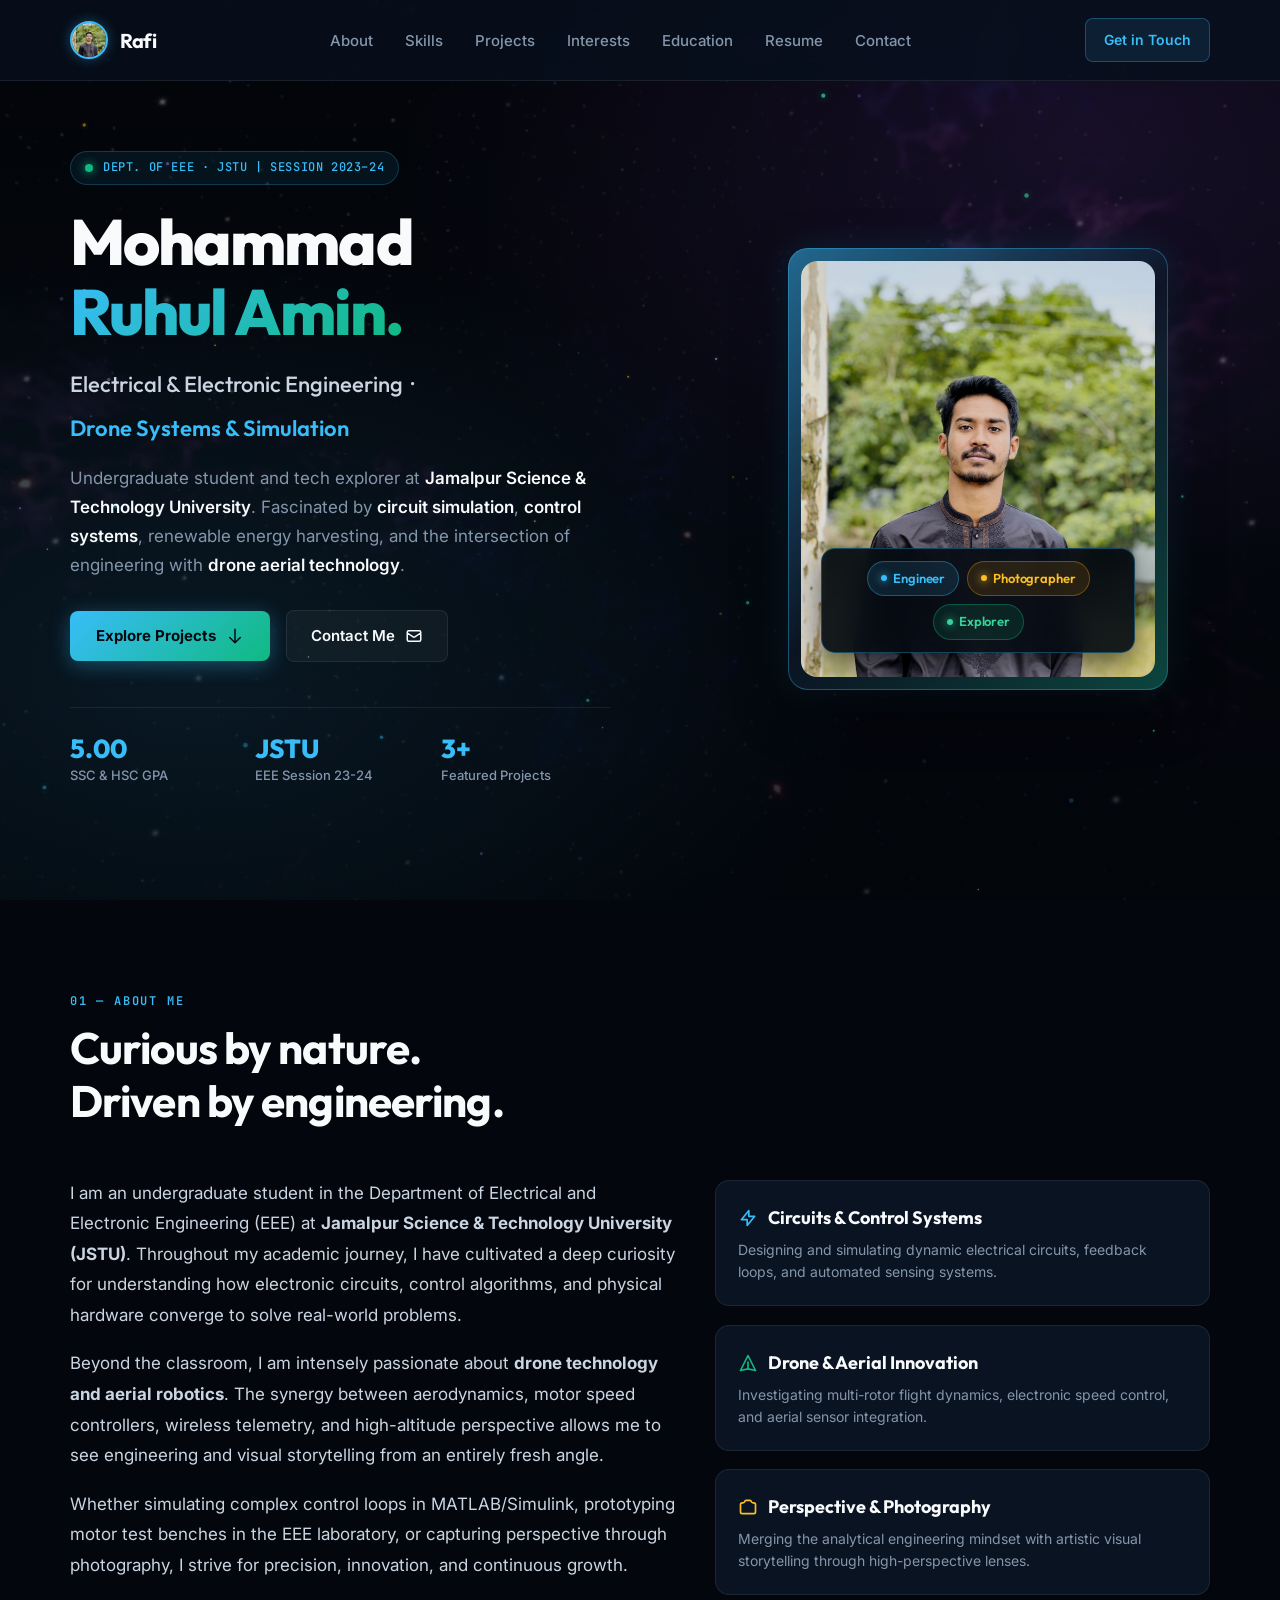
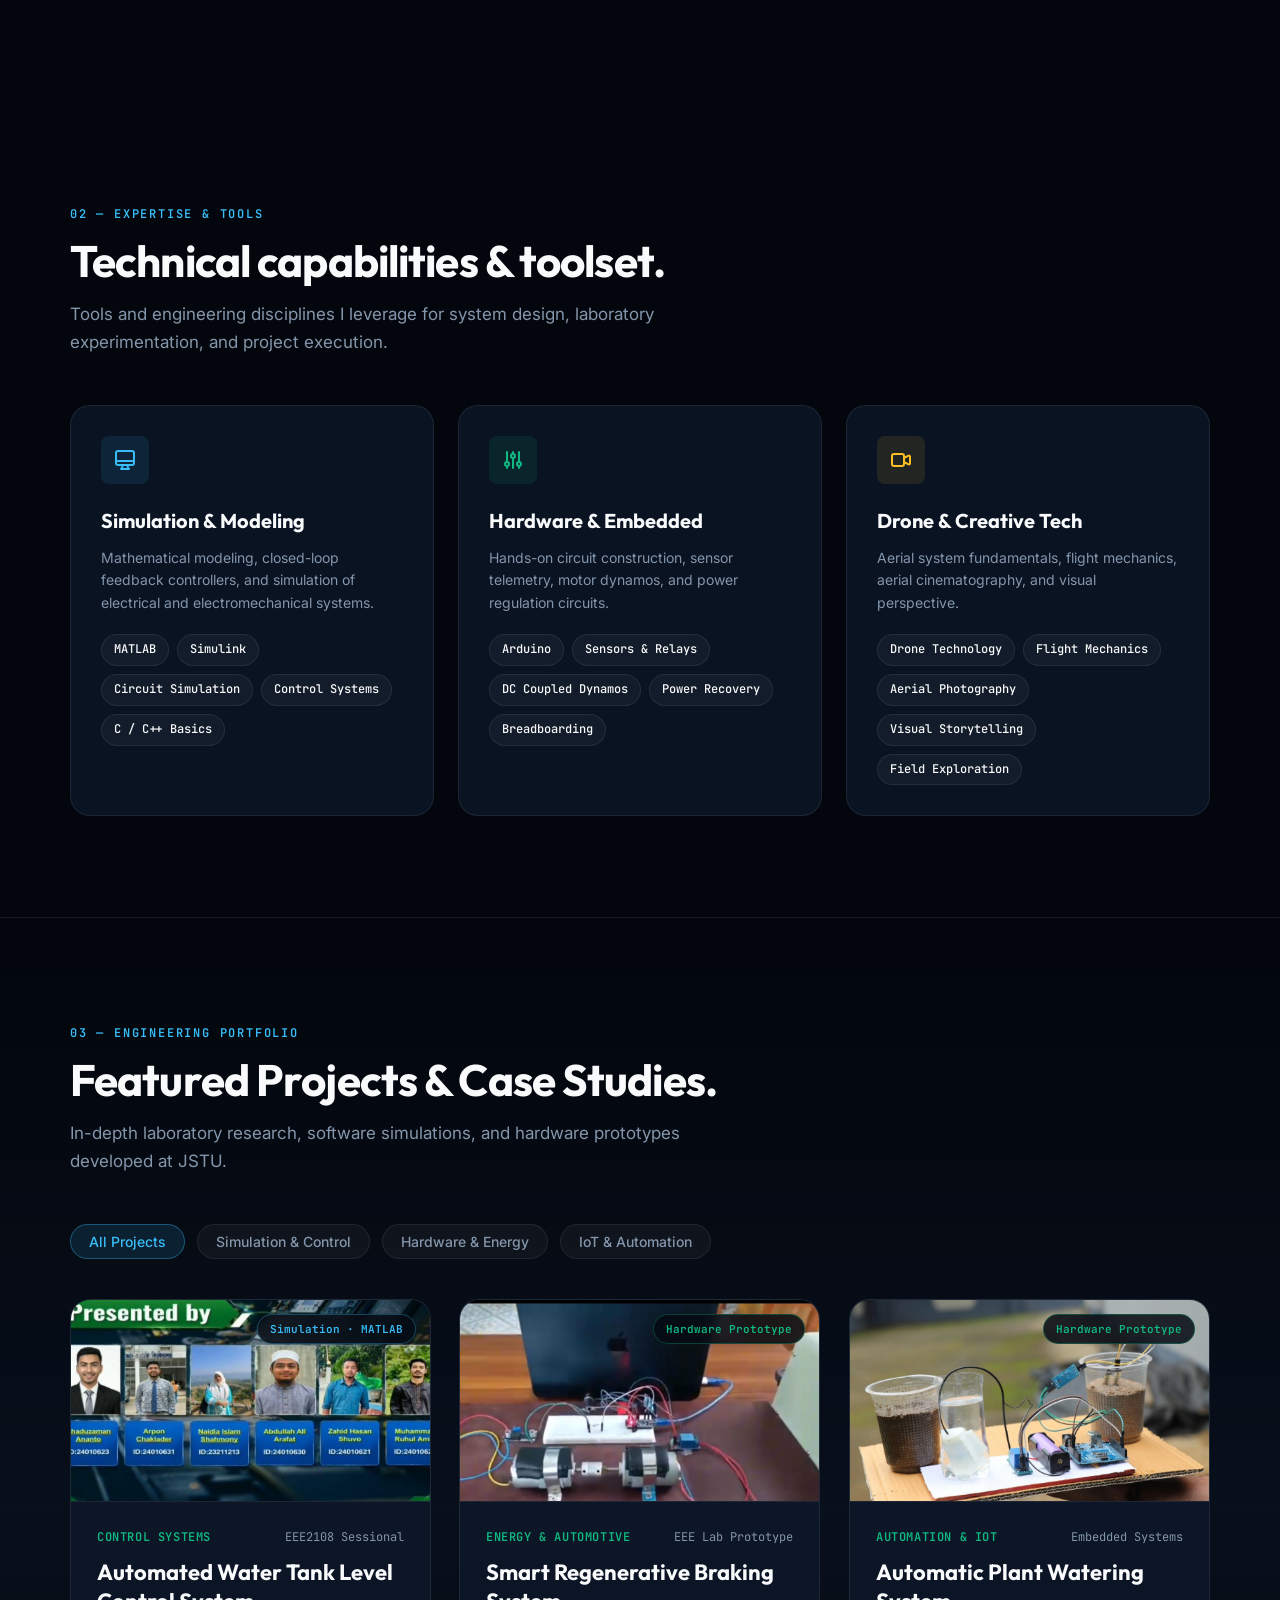
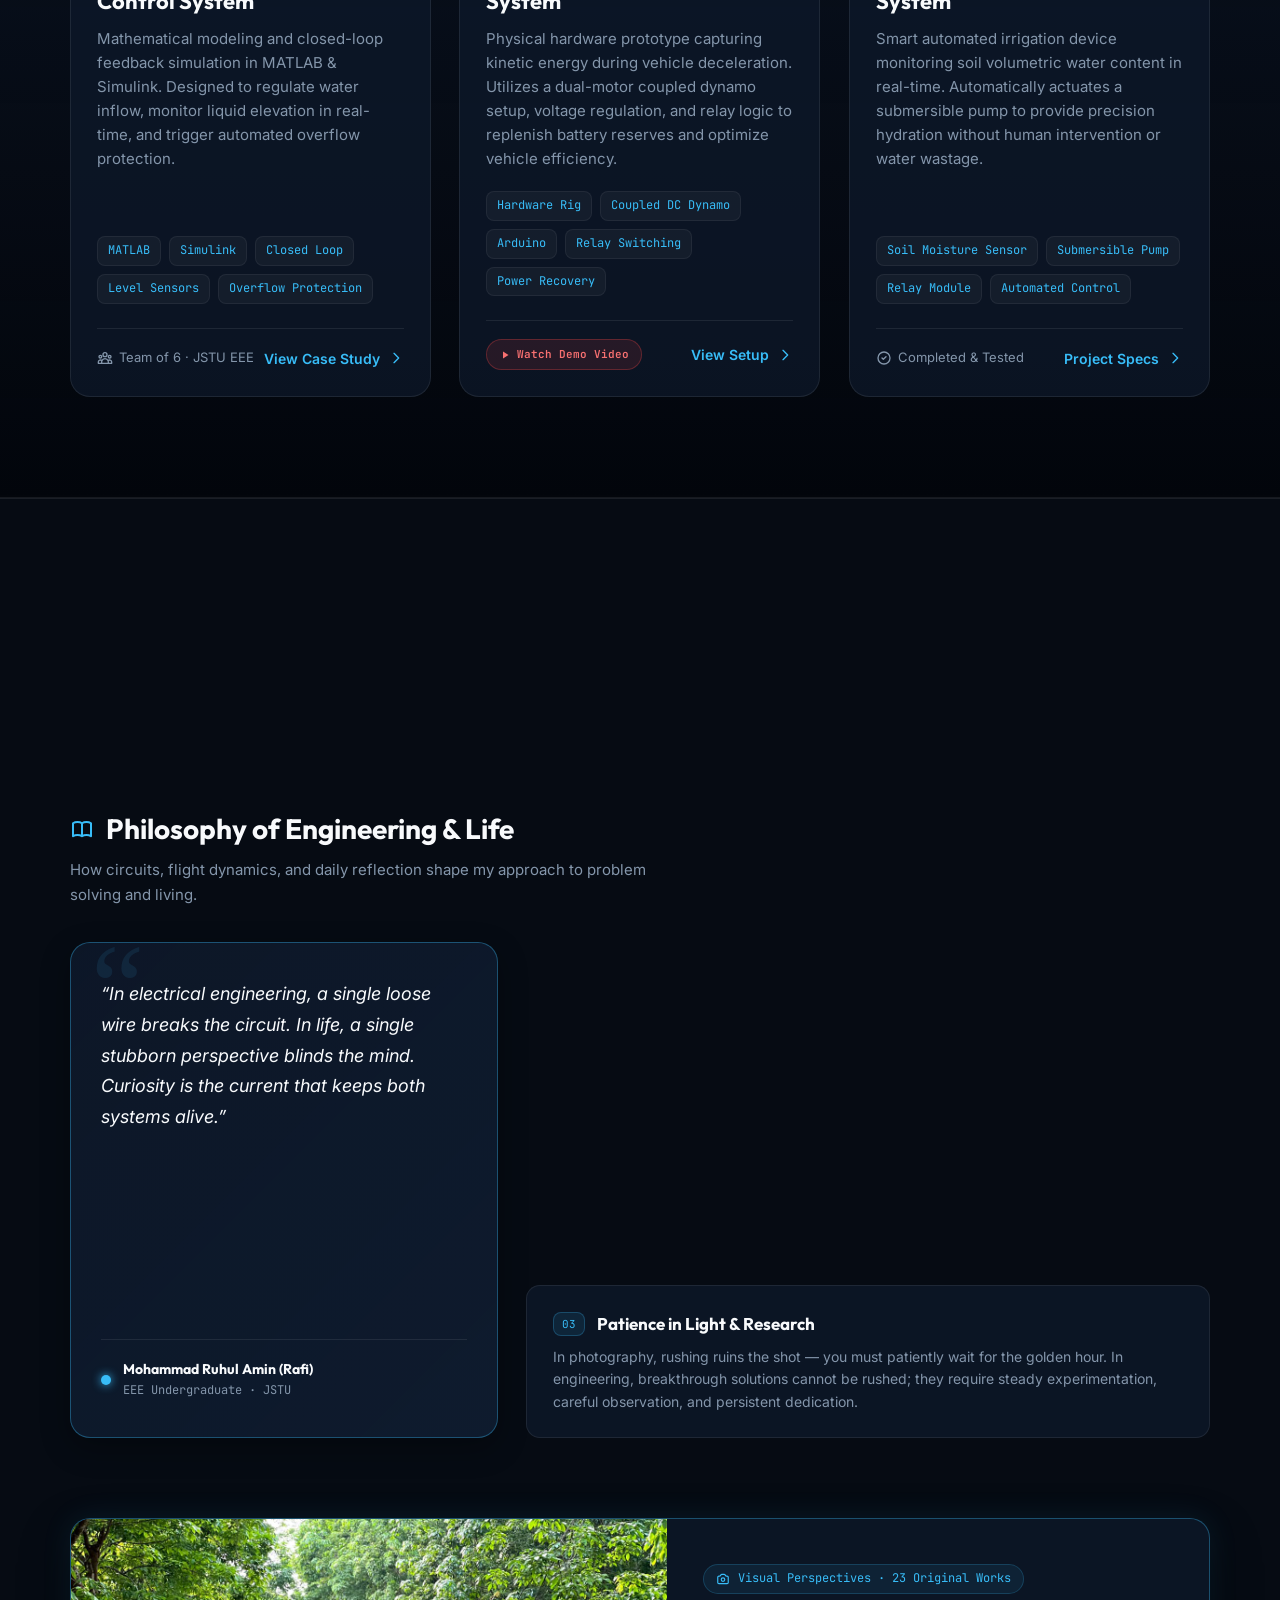
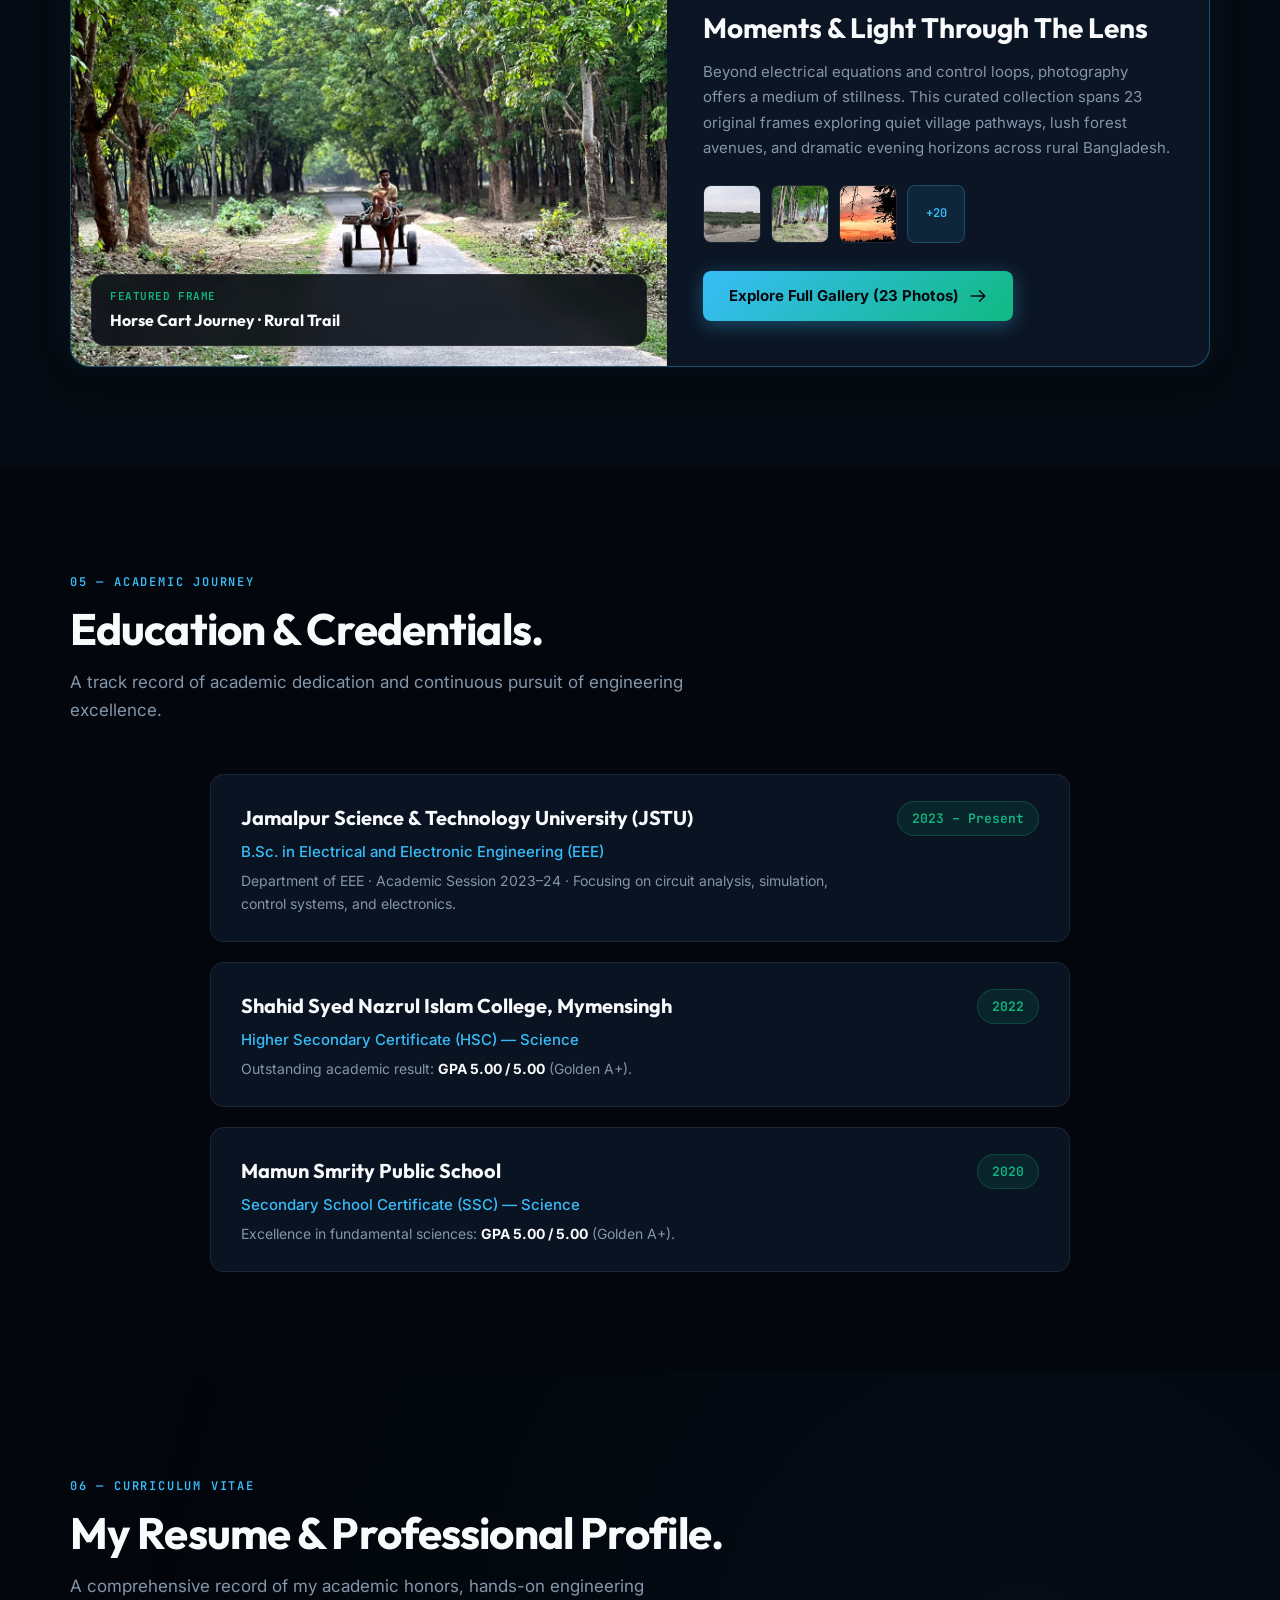
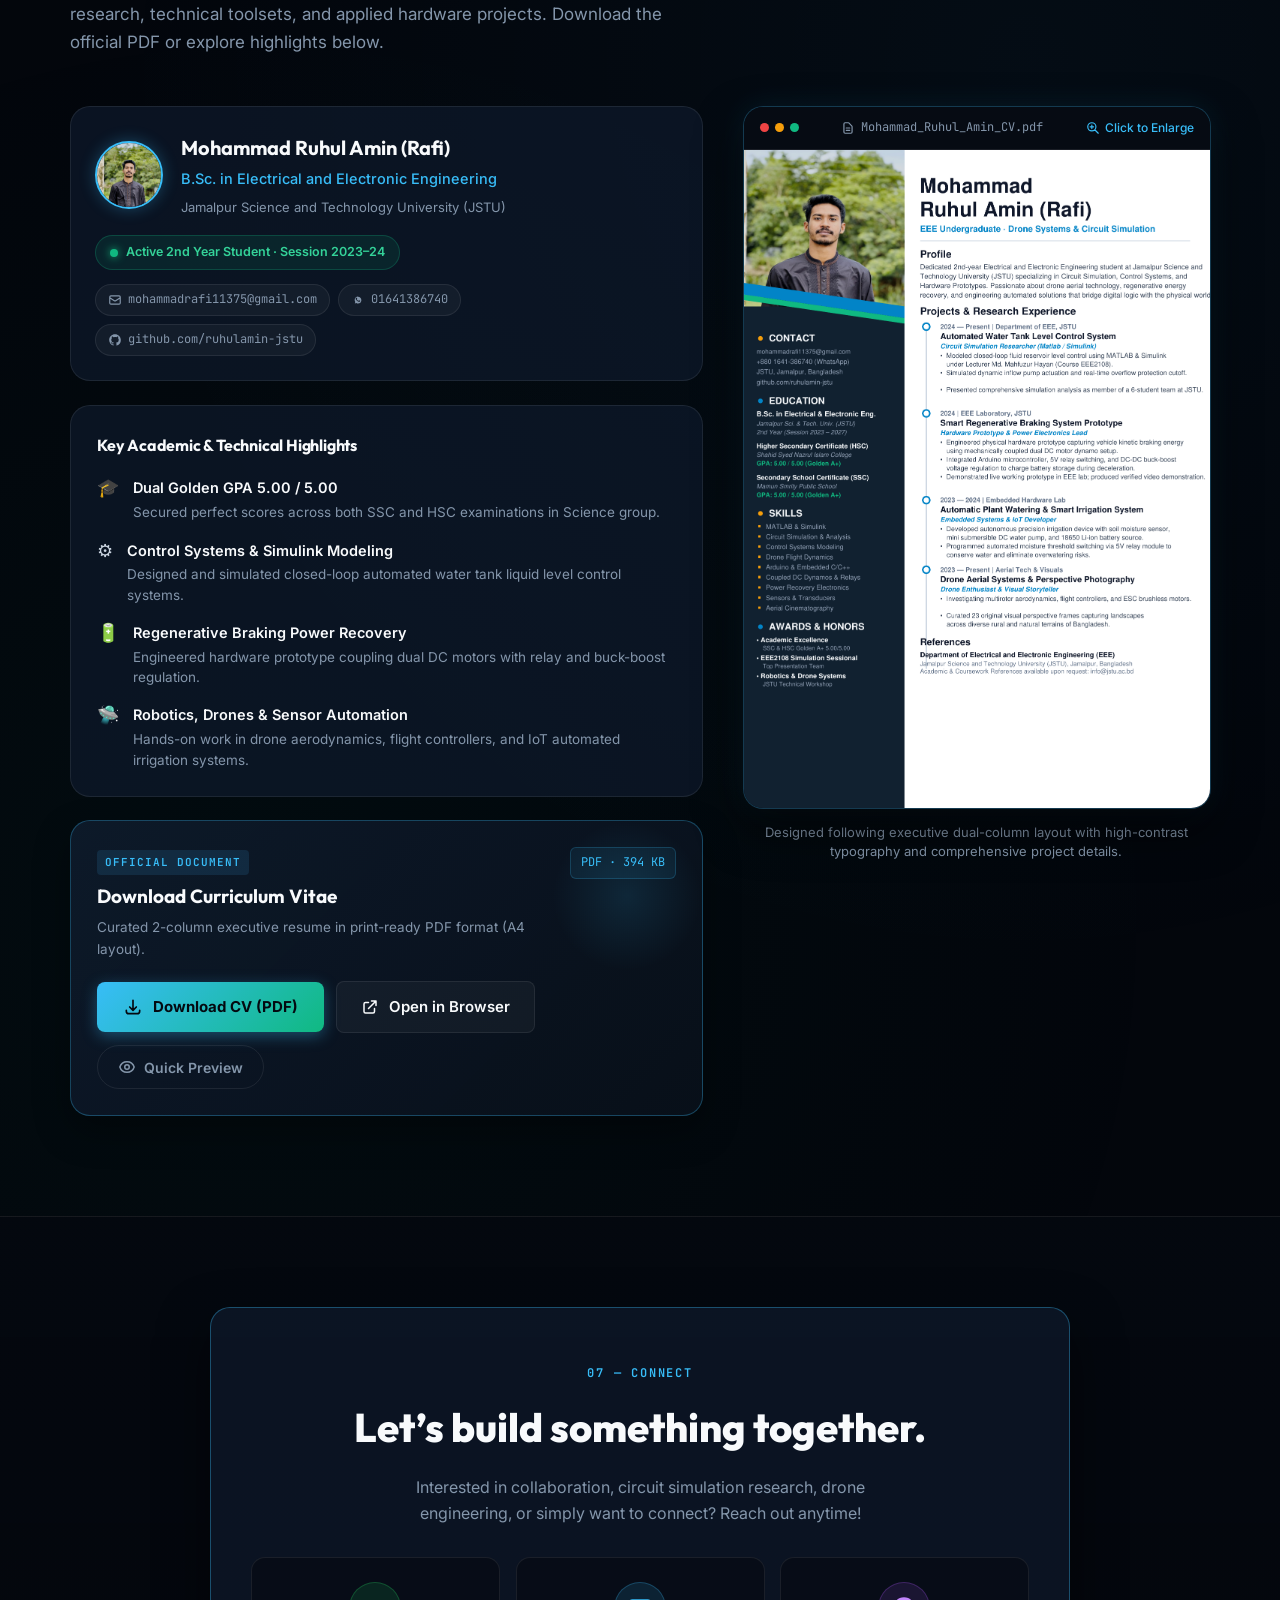
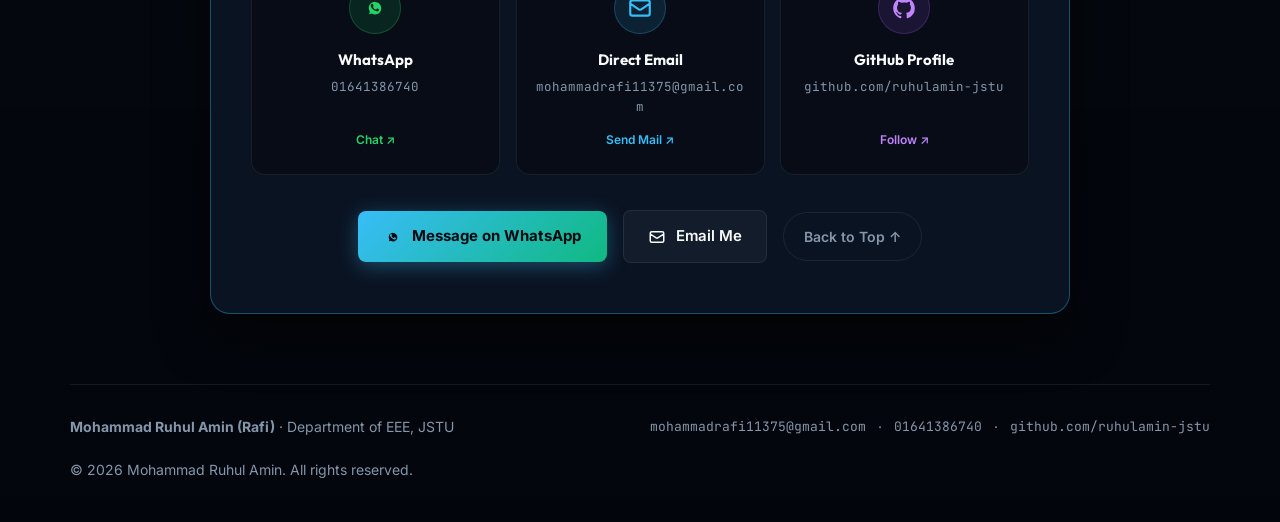
<file: index.html>
<!DOCTYPE html>
<html lang="en">
<head>
  <meta charset="UTF-8">
  <meta name="viewport" content="width=device-width, initial-scale=1.0">
  <title>Mohammad Ruhul Amin (Rafi) — EEE Portfolio & Engineering Projects</title>
  <meta name="description" content="Personal portfolio and engineering projects of Mohammad Ruhul Amin (Rafi), EEE student at Jamalpur Science & Technology University (JSTU), drone tech enthusiast, and simulation researcher.">

  <!-- Google Fonts -->
  <link rel="preconnect" href="https://fonts.googleapis.com">
  <link rel="preconnect" href="https://fonts.gstatic.com" crossorigin>
  <link href="https://fonts.googleapis.com/css2?family=Inter:wght@400;500;600;700&family=JetBrains+Mono:wght@400;500;600&family=Outfit:wght@500;600;700;800&display=swap" rel="stylesheet">

  <!-- Custom CSS -->
  <link rel="stylesheet" href="css/style.css">
</head>
<body>
  <!-- Cosmic Canvas Background Animation -->
  <canvas id="cosmicCanvas" class="cosmic-canvas" aria-hidden="true"></canvas>

  <!-- Navigation -->
  <header class="site-header">
    <div class="container nav-wrap">
      <a href="#" class="brand-logo">
        <img src="assets/images/profile.jpg" alt="Rafi" class="brand-avatar">
        <span>Rafi</span>
      </a>

      <ul class="nav-links" id="navLinks">
        <li><a href="#about">About</a></li>
        <li><a href="#skills">Skills</a></li>
        <li><a href="#projects">Projects</a></li>
        <li><a href="#personal-interests">Interests</a></li>
        <li><a href="#education">Education</a></li>
        <li><a href="#resume">Resume</a></li>
        <li><a href="#contact">Contact</a></li>
      </ul>

      <div class="nav-cta">
        <a href="#contact" class="btn-header">Get in Touch</a>
      </div>

      <button class="mobile-toggle" id="mobileToggle" aria-label="Toggle navigation">
        <span></span>
        <span></span>
        <span></span>
      </button>
    </div>
  </header>

  <main>
    <!-- Hero Section -->
    <section class="hero-section" id="hero">
      <div class="container hero-grid">
        <div class="hero-text-content">
          <div class="hero-badge-wrap">
            <span class="indicator"></span>
            <span class="text">Dept. of EEE · JSTU | Session 2023–24</span>
          </div>

          <h1 class="hero-title">
            Mohammad<br>
            <span class="gradient-text">Ruhul Amin.</span>
          </h1>

          <div class="hero-subtitle">
            <span>Electrical & Electronic Engineering</span>
            <span>·</span>
            <span class="tag-eee">Drone Systems & Simulation</span>
          </div>

          <p class="hero-bio">
            Undergraduate student and tech explorer at <strong>Jamalpur Science & Technology University</strong>. Fascinated by <strong>circuit simulation</strong>, <strong>control systems</strong>, renewable energy harvesting, and the intersection of engineering with <strong>drone aerial technology</strong>.
          </p>

          <div class="hero-actions">
            <a href="#projects" class="btn-primary">
              <span>Explore Projects</span>
              <svg width="18" height="18" fill="none" stroke="currentColor" viewBox="0 0 24 24"><path stroke-linecap="round" stroke-linejoin="round" stroke-width="2" d="M19 14l-7 7m0 0l-7-7m7 7V3"></path></svg>
            </a>
            <a href="#contact" class="btn-secondary">
              <span>Contact Me</span>
              <svg width="18" height="18" fill="none" stroke="currentColor" viewBox="0 0 24 24"><path stroke-linecap="round" stroke-linejoin="round" stroke-width="2" d="M3 8l7.89 5.26a2 2 0 002.22 0L21 8M5 19h14a2 2 0 002-2V7a2 2 0 00-2-2H5a2 2 0 00-2 2v10a2 2 0 002 2z"></path></svg>
            </a>
          </div>

          <div class="hero-stats-row">
            <div class="stat-box">
              <span class="number">5.00</span>
              <span class="label">SSC & HSC GPA</span>
            </div>
            <div class="stat-box">
              <span class="number">JSTU</span>
              <span class="label">EEE Session 23-24</span>
            </div>
            <div class="stat-box">
              <span class="number">3+</span>
              <span class="label">Featured Projects</span>
            </div>
          </div>
        </div>

        <div class="hero-visual">
          <div class="profile-card-glow">
            <div class="profile-image-box">
              <img src="assets/images/profile.jpg" alt="Mohammad Ruhul Amin (Rafi)">
              <div class="profile-overlay-badge role-chips-container">
                <span class="role-chip cyan"><span class="chip-dot"></span>Engineer</span>
                <span class="role-chip amber"><span class="chip-dot"></span>Photographer</span>
                <span class="role-chip emerald"><span class="chip-dot"></span>Explorer</span>
              </div>
            </div>
          </div>
        </div>
      </div>
    </section>

    <!-- About Section -->
    <section id="about">
      <div class="container">
        <div class="section-header">
          <span class="section-tag">01 — About Me</span>
          <h2 class="section-title">Curious by nature.<br>Driven by engineering.</h2>
        </div>

        <div class="about-grid">
          <div class="about-text">
            <p>
              I am an undergraduate student in the Department of Electrical and Electronic Engineering (EEE) at <strong>Jamalpur Science & Technology University (JSTU)</strong>. Throughout my academic journey, I have cultivated a deep curiosity for understanding how electronic circuits, control algorithms, and physical hardware converge to solve real-world problems.
            </p>
            <p>
              Beyond the classroom, I am intensely passionate about <strong>drone technology and aerial robotics</strong>. The synergy between aerodynamics, motor speed controllers, wireless telemetry, and high-altitude perspective allows me to see engineering and visual storytelling from an entirely fresh angle.
            </p>
            <p>
              Whether simulating complex control loops in MATLAB/Simulink, prototyping motor test benches in the EEE laboratory, or capturing perspective through photography, I strive for precision, innovation, and continuous growth.
            </p>
          </div>

          <div class="about-features">
            <div class="feature-box">
              <h4>
                <svg width="20" height="20" fill="none" stroke="var(--cyan-400)" viewBox="0 0 24 24"><path stroke-linecap="round" stroke-linejoin="round" stroke-width="2" d="M13 10V3L4 14h7v7l9-11h-7z"></path></svg>
                Circuits & Control Systems
              </h4>
              <p>Designing and simulating dynamic electrical circuits, feedback loops, and automated sensing systems.</p>
            </div>

            <div class="feature-box">
              <h4>
                <svg width="20" height="20" fill="none" stroke="var(--emerald-400)" viewBox="0 0 24 24"><path stroke-linecap="round" stroke-linejoin="round" stroke-width="2" d="M12 19l9 2-9-18-9 18 9-2zm0 0v-8"></path></svg>
                Drone & Aerial Innovation
              </h4>
              <p>Investigating multi-rotor flight dynamics, electronic speed control, and aerial sensor integration.</p>
            </div>

            <div class="feature-box">
              <h4>
                <svg width="20" height="20" fill="none" stroke="var(--amber-400)" viewBox="0 0 24 24"><path stroke-linecap="round" stroke-linejoin="round" stroke-width="2" d="M3 9a2 2 0 012-2h.93a2 2 0 001.664-.89l.812-1.22A2 2 0 0110.07 4h3.86a2 2 0 011.664.89l.812 1.22A2 2 0 0018.07 7H19a2 2 0 012 2v9a2 2 0 01-2 2H5a2 2 0 01-2-2V9z"></path></svg>
                Perspective & Photography
              </h4>
              <p>Merging the analytical engineering mindset with artistic visual storytelling through high-perspective lenses.</p>
            </div>
          </div>
        </div>
      </div>
    </section>

    <!-- Skills Section -->
    <section id="skills">
      <div class="container">
        <div class="section-header">
          <span class="section-tag">02 — Expertise & Tools</span>
          <h2 class="section-title">Technical capabilities & toolset.</h2>
          <p class="section-desc">Tools and engineering disciplines I leverage for system design, laboratory experimentation, and project execution.</p>
        </div>

        <div class="skills-grid">
          <div class="skill-category-card">
            <div class="skill-icon-wrap">
              <svg width="24" height="24" fill="none" stroke="currentColor" viewBox="0 0 24 24"><path stroke-linecap="round" stroke-linejoin="round" stroke-width="2" d="M9.75 17L9 20l-1 1h8l-1-1-.75-3M3 13h18M5 17h14a2 2 0 002-2V5a2 2 0 00-2-2H5a2 2 0 00-2 2v10a2 2 0 002 2z"></path></svg>
            </div>
            <h3>Simulation & Modeling</h3>
            <p>Mathematical modeling, closed-loop feedback controllers, and simulation of electrical and electromechanical systems.</p>
            <div class="skill-pill-list">
              <span class="skill-pill">MATLAB</span>
              <span class="skill-pill">Simulink</span>
              <span class="skill-pill">Circuit Simulation</span>
              <span class="skill-pill">Control Systems</span>
              <span class="skill-pill">C / C++ Basics</span>
            </div>
          </div>

          <div class="skill-category-card">
            <div class="skill-icon-wrap emerald">
              <svg width="24" height="24" fill="none" stroke="currentColor" viewBox="0 0 24 24"><path stroke-linecap="round" stroke-linejoin="round" stroke-width="2" d="M12 6V4m0 2a2 2 0 100 4m0-4a2 2 0 110 4m-6 8a2 2 0 100-4m0 4a2 2 0 110-4m0 4v2m0-6V4m6 6v10m6-2a2 2 0 100-4m0 4a2 2 0 110-4m0 4v2m0-6V4"></path></svg>
            </div>
            <h3>Hardware & Embedded</h3>
            <p>Hands-on circuit construction, sensor telemetry, motor dynamos, and power regulation circuits.</p>
            <div class="skill-pill-list">
              <span class="skill-pill">Arduino</span>
              <span class="skill-pill">Sensors & Relays</span>
              <span class="skill-pill">DC Coupled Dynamos</span>
              <span class="skill-pill">Power Recovery</span>
              <span class="skill-pill">Breadboarding</span>
            </div>
          </div>

          <div class="skill-category-card">
            <div class="skill-icon-wrap amber">
              <svg width="24" height="24" fill="none" stroke="currentColor" viewBox="0 0 24 24"><path stroke-linecap="round" stroke-linejoin="round" stroke-width="2" d="M15 10l4.553-2.276A1 1 0 0121 8.618v6.764a1 1 0 01-1.447.894L15 14M5 18h8a2 2 0 002-2V8a2 2 0 00-2-2H5a2 2 0 00-2 2v8a2 2 0 002 2z"></path></svg>
            </div>
            <h3>Drone & Creative Tech</h3>
            <p>Aerial system fundamentals, flight mechanics, aerial cinematography, and visual perspective.</p>
            <div class="skill-pill-list">
              <span class="skill-pill">Drone Technology</span>
              <span class="skill-pill">Flight Mechanics</span>
              <span class="skill-pill">Aerial Photography</span>
              <span class="skill-pill">Visual Storytelling</span>
              <span class="skill-pill">Field Exploration</span>
            </div>
          </div>
        </div>
      </div>
    </section>

    <!-- Dedicated Projects Section -->
    <section class="projects-section" id="projects">
      <div class="container">
        <div class="section-header">
          <span class="section-tag">03 — Engineering Portfolio</span>
          <h2 class="section-title">Featured Projects & Case Studies.</h2>
          <p class="section-desc">In-depth laboratory research, software simulations, and hardware prototypes developed at JSTU.</p>
        </div>

        <!-- Filter bar -->
        <div class="projects-filter-bar">
          <button class="filter-btn active" data-filter="all">All Projects</button>
          <button class="filter-btn" data-filter="simulation">Simulation & Control</button>
          <button class="filter-btn" data-filter="hardware">Hardware & Energy</button>
          <button class="filter-btn" data-filter="automation">IoT & Automation</button>
        </div>

        <div class="projects-grid">

          <!-- PROJECT 1: Automated Water Tank Level Control System -->
          <article class="project-card" data-category="simulation">
            <div class="project-thumb-box">
              <img src="assets/images/water_tank_presentation.png" alt="Automated Water Tank Level Control System">
              <span class="project-card-badge">Simulation · MATLAB</span>
            </div>
            <div class="project-card-body">
              <div class="project-meta-top">
                <span class="project-category">Control Systems</span>
                <span class="project-course">EEE2108 Sessional</span>
              </div>
              <h3 class="project-title">Automated Water Tank Level Control System</h3>
              <p class="project-desc">
                Mathematical modeling and closed-loop feedback simulation in MATLAB & Simulink. Designed to regulate water inflow, monitor liquid elevation in real-time, and trigger automated overflow protection.
              </p>
              <div class="project-tech-tags">
                <span class="tech-tag">MATLAB</span>
                <span class="tech-tag">Simulink</span>
                <span class="tech-tag">Closed Loop</span>
                <span class="tech-tag">Level Sensors</span>
                <span class="tech-tag">Overflow Protection</span>
              </div>
              <div class="project-card-footer">
                <div class="team-indicator">
                  <svg width="16" height="16" fill="none" stroke="currentColor" viewBox="0 0 24 24"><path stroke-linecap="round" stroke-linejoin="round" stroke-width="2" d="M17 20h5v-2a3 3 0 00-5.356-1.857M17 20H7m10 0v-2c0-.656-.126-1.283-.356-1.857M7 20H2v-2a3 3 0 015.356-1.857M7 20v-2c0-.656.126-1.283.356-1.857m0 0a5.002 5.002 0 019.288 0M15 7a3 3 0 11-6 0 3 3 0 016 0zm6 3a2 2 0 11-4 0 2 2 0 014 0zM7 10a2 2 0 11-4 0 2 2 0 014 0z"></path></svg>
                  <span>Team of 6 · JSTU EEE</span>
                </div>
                <a href="#" class="btn-project-detail" data-modal-target="waterTankModal">
                  <span>View Case Study</span>
                  <svg width="16" height="16" fill="none" stroke="currentColor" viewBox="0 0 24 24"><path stroke-linecap="round" stroke-linejoin="round" stroke-width="2" d="M9 5l7 7-7 7"></path></svg>
                </a>
              </div>
            </div>
          </article>

          <!-- PROJECT 2: Smart Regenerative Braking System -->
          <article class="project-card" data-category="hardware">
            <div class="project-thumb-box">
              <img src="assets/images/regenerative_braking_hardware.png" alt="Smart Regenerative Braking System Hardware Setup">
              <span class="project-card-badge lab-badge">Hardware Prototype</span>
            </div>
            <div class="project-card-body">
              <div class="project-meta-top">
                <span class="project-category">Energy & Automotive</span>
                <span class="project-course">EEE Lab Prototype</span>
              </div>
              <h3 class="project-title">Smart Regenerative Braking System</h3>
              <p class="project-desc">
                Physical hardware prototype capturing kinetic energy during vehicle deceleration. Utilizes a dual-motor coupled dynamo setup, voltage regulation, and relay logic to replenish battery reserves and optimize vehicle efficiency.
              </p>
              <div class="project-tech-tags">
                <span class="tech-tag">Hardware Rig</span>
                <span class="tech-tag">Coupled DC Dynamo</span>
                <span class="tech-tag">Arduino</span>
                <span class="tech-tag">Relay Switching</span>
                <span class="tech-tag">Power Recovery</span>
              </div>
              <div class="project-card-footer">
                <a href="https://www.facebook.com/share/v/14nFrAnRvMu/" target="_blank" rel="noopener noreferrer" class="btn-video-watch">
                  <svg width="12" height="12" fill="currentColor" viewBox="0 0 24 24"><path d="M8 5v14l11-7z"/></svg>
                  <span>Watch Demo Video</span>
                </a>
                <a href="#" class="btn-project-detail" data-modal-target="regenBrakingModal">
                  <span>View Setup</span>
                  <svg width="16" height="16" fill="none" stroke="currentColor" viewBox="0 0 24 24"><path stroke-linecap="round" stroke-linejoin="round" stroke-width="2" d="M9 5l7 7-7 7"></path></svg>
                </a>
              </div>
            </div>
          </article>

          <!-- PROJECT 3: Automatic Plant Watering System -->
          <article class="project-card" data-category="automation">
            <div class="project-thumb-box">
              <img src="assets/images/plant_watering_prototype.jpg" alt="Automatic Plant Watering System Hardware Prototype">
              <span class="project-card-badge lab-badge">Hardware Prototype</span>
            </div>
            <div class="project-card-body">
              <div class="project-meta-top">
                <span class="project-category">Automation & IoT</span>
                <span class="project-course">Embedded Systems</span>
              </div>
              <h3 class="project-title">Automatic Plant Watering System</h3>
              <p class="project-desc">
                Smart automated irrigation device monitoring soil volumetric water content in real-time. Automatically actuates a submersible pump to provide precision hydration without human intervention or water wastage.
              </p>
              <div class="project-tech-tags">
                <span class="tech-tag">Soil Moisture Sensor</span>
                <span class="tech-tag">Submersible Pump</span>
                <span class="tech-tag">Relay Module</span>
                <span class="tech-tag">Automated Control</span>
              </div>
              <div class="project-card-footer">
                <div class="team-indicator">
                  <svg width="16" height="16" fill="none" stroke="currentColor" viewBox="0 0 24 24"><path stroke-linecap="round" stroke-linejoin="round" stroke-width="2" d="M9 12l2 2 4-4m6 2a9 9 0 11-18 0 9 9 0 0118 0z"></path></svg>
                  <span>Completed & Tested</span>
                </div>
                <a href="#" class="btn-project-detail" data-modal-target="plantWateringModal">
                  <span>Project Specs</span>
                  <svg width="16" height="16" fill="none" stroke="currentColor" viewBox="0 0 24 24"><path stroke-linecap="round" stroke-linejoin="round" stroke-width="2" d="M9 5l7 7-7 7"></path></svg>
                </a>
              </div>
            </div>
          </article>

        </div>
      </div>
    </section>

        <!-- Personal Interests Section (Philosophy & Photography) -->
    <section class="personal-interests-section" id="personal-interests">
      <div class="container">
        <div class="section-header">
          <span class="section-tag">04 — Personal Pursuits</span>
          <h2 class="section-title">Personal Interests: Philosophy & Photography.</h2>
          <p class="section-desc">Where engineering analytical rigor meets contemplative philosophy and the visual art of photography.</p>
        </div>

        <!-- 1. PHILOSOPHY SUB-SECTION -->
        <div class="philosophy-container">
          <div class="sub-section-header">
            <div class="sub-section-title-wrap">
              <h3>
                <svg width="24" height="24" fill="none" stroke="var(--cyan-400)" viewBox="0 0 24 24"><path stroke-linecap="round" stroke-linejoin="round" stroke-width="2" d="M12 6.253v13m0-13C10.832 5.477 9.246 5 7.5 5S4.168 5.477 3 6.253v13C4.168 18.477 5.754 18 7.5 18s3.332.477 4.5 1.253m0-13C13.168 5.477 14.754 5 16.5 5c1.747 0 3.332.477 4.5 1.253v13C19.832 18.477 18.247 18 16.5 18c-1.746 0-3.332.477-4.5 1.253"></path></svg>
                Philosophy of Engineering & Life
              </h3>
              <p class="sub-section-desc">How circuits, flight dynamics, and daily reflection shape my approach to problem solving and living.</p>
            </div>
          </div>

          <div class="philosophy-grid">
            <div class="philosophy-quote-card">
              <div class="quote-body">
                “In electrical engineering, a single loose wire breaks the circuit. In life, a single stubborn perspective blinds the mind. Curiosity is the current that keeps both systems alive.”
              </div>
              <div class="quote-author">
                <span class="author-dot"></span>
                <div class="author-info">
                  <h5>Mohammad Ruhul Amin (Rafi)</h5>
                  <p>EEE Undergraduate · JSTU</p>
                </div>
              </div>
            </div>

            <div class="philosophy-pillars">
              <div class="pillar-item">
                <div class="pillar-header">
                  <span class="pillar-num">01</span>
                  <h4 class="pillar-title">Circuit Certainty & Organic Reality</h4>
                </div>
                <p class="pillar-text">
                  In circuits we solve with deterministic equations and logic gates; but reality is analog, fluid, and deeply human. Philosophy reminds me to embrace the organic beauty that machines can only ever support.
                </p>
              </div>

              <div class="pillar-item">
                <div class="pillar-header">
                  <span class="pillar-num">02</span>
                  <h4 class="pillar-title">The Altitude Principle (Perspective)</h4>
                </div>
                <p class="pillar-text">
                  From ground level, obstacles look like insurmountable barriers. But elevate your vantage point 50 meters into the sky with a drone, and those same obstacles become natural parts of a larger harmonious landscape. When feeling stuck, elevate your perspective.
                </p>
              </div>

              <div class="pillar-item">
                <div class="pillar-header">
                  <span class="pillar-num">03</span>
                  <h4 class="pillar-title">Patience in Light & Research</h4>
                </div>
                <p class="pillar-text">
                  In photography, rushing ruins the shot — you must patiently wait for the golden hour. In engineering, breakthrough solutions cannot be rushed; they require steady experimentation, careful observation, and persistent dedication.
                </p>
              </div>
            </div>
          </div>
        </div>

                <!-- 2. PHOTOGRAPHY FEATURE GATEWAY (LINKS TO DEDICATED GALLERY PAGE) -->
        <div class="photo-feature-gateway" id="photography">
          <div class="photo-gateway-card">
            <div class="photo-gateway-media">
              <img src="assets/images/gallery/photo_12.jpg" alt="Featured Photography Frame — Horse Cart Journey" class="gateway-main-img">
              <div class="gateway-img-overlay">
                <span class="gateway-chip">Featured Frame</span>
                <h4>Horse Cart Journey · Rural Trail</h4>
              </div>
            </div>

            <div class="photo-gateway-content">
              <div class="gateway-meta-pill">
                <svg width="14" height="14" fill="none" stroke="currentColor" viewBox="0 0 24 24"><path stroke-linecap="round" stroke-linejoin="round" stroke-width="2" d="M3 9a2 2 0 012-2h.93a2 2 0 001.664-.89l.812-1.22A2 2 0 0110.07 4h3.86a2 2 0 011.664.89l.812 1.22A2 2 0 0018.07 7H19a2 2 0 012 2v9a2 2 0 01-2 2H5a2 2 0 01-2-2V9z"></path><path stroke-linecap="round" stroke-linejoin="round" stroke-width="2" d="M15 13a3 3 0 11-6 0 3 3 0 016 0z"></path></svg>
                <span>Visual Perspectives · 23 Original Works</span>
              </div>

              <h3 class="gateway-title">Moments & Light Through The Lens</h3>

              <p class="gateway-text">
                Beyond electrical equations and control loops, photography offers a medium of stillness. This curated collection spans 23 original frames exploring quiet village pathways, lush forest avenues, and dramatic evening horizons across rural Bangladesh.
              </p>

              <!-- Mini preview strip of 3 sample photos -->
              <div class="gateway-preview-strip">
                <div class="mini-thumb"><img src="assets/images/gallery/photo_1.jpg" alt="Riverside Tranquility"></div>
                <div class="mini-thumb"><img src="assets/images/gallery/photo_6.jpg" alt="Rubber Forest"></div>
                <div class="mini-thumb"><img src="assets/images/gallery/photo_10.jpg" alt="Crimson Sunset"></div>
                <div class="mini-thumb more-count">+20</div>
              </div>

              <div class="gateway-action-row">
                <a href="photography.html" class="btn-primary">
                  <span>Explore Full Gallery (23 Photos)</span>
                  <svg width="18" height="18" fill="none" stroke="currentColor" viewBox="0 0 24 24"><path stroke-linecap="round" stroke-linejoin="round" stroke-width="2" d="M14 5l7 7m0 0l-7 7m7-7H3"></path></svg>
                </a>
              </div>
            </div>
          </div>
        </div>
      </div>
    </section>

    <!-- Education Section -->
    <section id="education">
      <div class="container">
        <div class="section-header">
          <span class="section-tag">05 — Academic Journey</span>
          <h2 class="section-title">Education & Credentials.</h2>
          <p class="section-desc">A track record of academic dedication and continuous pursuit of engineering excellence.</p>
        </div>

        <div class="education-timeline">
          <div class="timeline-card">
            <div class="timeline-content">
              <h3>Jamalpur Science & Technology University (JSTU)</h3>
              <p class="degree">B.Sc. in Electrical and Electronic Engineering (EEE)</p>
              <p class="details">Department of EEE · Academic Session 2023–24 · Focusing on circuit analysis, simulation, control systems, and electronics.</p>
            </div>
            <div class="timeline-badge">2023 – Present</div>
          </div>

          <div class="timeline-card">
            <div class="timeline-content">
              <h3>Shahid Syed Nazrul Islam College, Mymensingh</h3>
              <p class="degree">Higher Secondary Certificate (HSC) — Science</p>
              <p class="details">Outstanding academic result: <strong style="color:var(--text-main);">GPA 5.00 / 5.00</strong> (Golden A+).</p>
            </div>
            <div class="timeline-badge">2022</div>
          </div>

          <div class="timeline-card">
            <div class="timeline-content">
              <h3>Mamun Smrity Public School</h3>
              <p class="degree">Secondary School Certificate (SSC) — Science</p>
              <p class="details">Excellence in fundamental sciences: <strong style="color:var(--text-main);">GPA 5.00 / 5.00</strong> (Golden A+).</p>
            </div>
            <div class="timeline-badge">2020</div>
          </div>
        </div>
      </div>
    </section>

    <!-- Resume & CV Section -->
    <section id="resume" class="resume-section">
      <div class="container">
        <div class="section-header">
          <span class="section-tag">06 — Curriculum Vitae</span>
          <h2 class="section-title">My Resume & Professional Profile.</h2>
          <p class="section-desc">
            A comprehensive record of my academic honors, hands-on engineering research, technical toolsets, and applied hardware projects. Download the official PDF or explore highlights below.
          </p>
        </div>

        <div class="resume-showcase-grid">
          <!-- Left: Information, Highlights & Actions -->
          <div class="resume-info-panel">
            <div class="resume-profile-card">
              <div class="profile-meta-top">
                <div class="avatar-badge">
                  <img src="assets/images/profile.jpg" alt="Mohammad Ruhul Amin">
                </div>
                <div>
                  <h3 class="resume-name">Mohammad Ruhul Amin (Rafi)</h3>
                  <p class="resume-role">B.Sc. in Electrical and Electronic Engineering</p>
                  <span class="resume-inst">Jamalpur Science and Technology University (JSTU)</span>
                </div>
              </div>

              <div class="resume-status-badge">
                <span class="pulsing-green-dot"></span>
                <span>Active 2nd Year Student · Session 2023–24</span>
              </div>

              <div class="resume-contact-pills">
                <a href="mailto:mohammadrafi11375@gmail.com" class="resume-pill">
                  <svg width="14" height="14" fill="none" stroke="currentColor" viewBox="0 0 24 24"><path stroke-linecap="round" stroke-linejoin="round" stroke-width="2" d="M3 8l7.89 5.26a2 2 0 002.22 0L21 8M5 19h14a2 2 0 002-2V7a2 2 0 00-2-2H5a2 2 0 00-2 2v10a2 2 0 002 2z"></path></svg>
                  <span>mohammadrafi11375@gmail.com</span>
                </a>
                <a href="https://wa.me/8801641386740" target="_blank" rel="noopener noreferrer" class="resume-pill">
                  <svg width="14" height="14" fill="currentColor" viewBox="0 0 24 24"><path d="M12.031 6.172c-3.181 0-5.767 2.586-5.768 5.766-.001 1.298.38 2.27 1.019 3.287l-.711 2.598 2.669-.699c.969.586 1.761.914 2.79.914 3.179 0 5.767-2.587 5.767-5.766.001-3.187-2.575-5.77-5.766-5.77zm3.397 8.188c-.144.405-.837.774-1.17.824-.312.045-.694.072-2.194-.551-1.921-.796-3.155-2.753-3.251-2.881-.096-.128-.772-1.027-.772-1.959s.484-1.391.657-1.579c.174-.188.38-.235.507-.235.126 0 .253.003.364.008.117.006.273-.044.427.327.159.385.546 1.332.593 1.43.048.097.08.21.016.338-.063.129-.095.21-.19.321-.096.112-.201.25-.287.336-.096.096-.197.2-.085.393.111.193.493.813 1.058 1.317.728.648 1.341.849 1.534.945.192.096.305.08.418-.048.113-.129.484-.563.613-.757.129-.193.257-.161.433-.096.177.064 1.125.53 1.317.627.193.096.321.144.369.225.047.08.047.469-.097.874z"/></svg>
                  <span>01641386740</span>
                </a>
                <a href="https://github.com/ruhulamin-jstu" target="_blank" rel="noopener noreferrer" class="resume-pill">
                  <svg width="14" height="14" fill="currentColor" viewBox="0 0 24 24"><path d="M12 2C6.477 2 2 6.484 2 12.017c0 4.425 2.865 8.18 6.839 9.504.5.092.682-.217.682-.483 0-.237-.008-.868-.013-1.703-2.782.605-3.369-1.343-3.369-1.343-.454-1.158-1.11-1.466-1.11-1.466-.908-.62.069-.608.069-.608 1.003.07 1.53 1.032 1.53 1.032.892 1.53 2.341 1.088 2.91.832.092-.647.35-1.088.636-1.338-2.22-.253-4.555-1.113-4.555-4.951 0-1.093.39-1.988 1.029-2.688-.103-.253-.446-1.272.098-2.65 0 0 .84-.27 2.75 1.026A9.564 9.564 0 0112 6.844c.85.004 1.705.115 2.504.337 1.909-1.296 2.747-1.027 2.747-1.027.546 1.379.202 2.398.1 2.651.64.7 1.028 1.595 1.028 2.688 0 3.848-2.339 4.695-4.566 4.943.359.309.678.92.678 1.855 0 1.338-.012 2.419-.012 2.747 0 .268.18.58.688.482A10.019 10.019 0 0022 12.017C22 6.484 17.522 2 12 2z"/></svg>
                  <span>github.com/ruhulamin-jstu</span>
                </a>
              </div>
            </div>

            <!-- Key Qualifications & Highlights -->
            <div class="resume-highlights-box">
              <h4>Key Academic & Technical Highlights</h4>
              <ul class="resume-bullet-list">
                <li>
                  <span class="bullet-icon">🎓</span>
                  <div>
                    <strong>Dual Golden GPA 5.00 / 5.00</strong>
                    <p>Secured perfect scores across both SSC and HSC examinations in Science group.</p>
                  </div>
                </li>
                <li>
                  <span class="bullet-icon">⚙️</span>
                  <div>
                    <strong>Control Systems & Simulink Modeling</strong>
                    <p>Designed and simulated closed-loop automated water tank liquid level control systems.</p>
                  </div>
                </li>
                <li>
                  <span class="bullet-icon">🔋</span>
                  <div>
                    <strong>Regenerative Braking Power Recovery</strong>
                    <p>Engineered hardware prototype coupling dual DC motors with relay and buck-boost regulation.</p>
                  </div>
                </li>
                <li>
                  <span class="bullet-icon">🛸</span>
                  <div>
                    <strong>Robotics, Drones & Sensor Automation</strong>
                    <p>Hands-on work in drone aerodynamics, flight controllers, and IoT automated irrigation systems.</p>
                  </div>
                </li>
              </ul>
            </div>

            <!-- Download CTA Box -->
            <div class="resume-download-card">
              <div class="download-card-header">
                <div>
                  <span class="doc-badge">Official Document</span>
                  <h4>Download Curriculum Vitae</h4>
                  <p>Curated 2-column executive resume in print-ready PDF format (A4 layout).</p>
                </div>
                <div class="file-size-badge">PDF · 394 KB</div>
              </div>

              <div class="resume-action-buttons">
                <a href="assets/Mohammad_Ruhul_Amin_CV.pdf" download="Mohammad_Ruhul_Amin_CV.pdf" class="btn-primary btn-download-cv">
                  <svg width="20" height="20" fill="none" stroke="currentColor" viewBox="0 0 24 24">
                    <path stroke-linecap="round" stroke-linejoin="round" stroke-width="2" d="M4 16v1a3 3 0 003 3h10a3 3 0 003-3v-1m-4-4l-4 4m0 0l-4-4m4 4V4"></path>
                  </svg>
                  <span>Download CV (PDF)</span>
                </a>
                <a href="assets/Mohammad_Ruhul_Amin_CV.pdf" target="_blank" rel="noopener noreferrer" class="btn-secondary">
                  <svg width="18" height="18" fill="none" stroke="currentColor" viewBox="0 0 24 24">
                    <path stroke-linecap="round" stroke-linejoin="round" stroke-width="2" d="M10 6H6a2 2 0 00-2 2v10a2 2 0 002 2h10a2 2 0 002-2v-4M14 4h6m0 0v6m0-6L10 14"></path>
                  </svg>
                  <span>Open in Browser</span>
                </a>
                <button type="button" class="btn-ghost" data-modal-target="cvModal">
                  <svg width="18" height="18" fill="none" stroke="currentColor" viewBox="0 0 24 24">
                    <path stroke-linecap="round" stroke-linejoin="round" stroke-width="2" d="M15 12a3 3 0 11-6 0 3 3 0 016 0z"></path>
                    <path stroke-linecap="round" stroke-linejoin="round" stroke-width="2" d="M2.458 12C3.732 7.943 7.523 5 12 5c4.478 0 8.268 2.943 9.542 7-1.274 4.057-5.064 7-9.542 7-4.477 0-8.268-2.943-9.542-7z"></path>
                  </svg>
                  <span>Quick Preview</span>
                </button>
              </div>
            </div>
          </div>

          <!-- Right: Interactive Document Preview Card -->
          <div class="resume-preview-panel">
            <div class="cv-preview-frame" data-modal-target="cvModal" title="Click to view full screen">
              <div class="cv-frame-toolbar">
                <div class="toolbar-dots">
                  <span class="tb-dot red"></span>
                  <span class="tb-dot yellow"></span>
                  <span class="tb-dot green"></span>
                </div>
                <div class="toolbar-title">
                  <svg width="14" height="14" fill="none" stroke="currentColor" viewBox="0 0 24 24">
                    <path stroke-linecap="round" stroke-linejoin="round" stroke-width="2" d="M9 12h6m-6 4h6m2 5H7a2 2 0 01-2-2V5a2 2 0 012-2h5.586a1 1 0 01.707.293l5.414 5.414a1 1 0 01.293.707V19a2 2 0 01-2 2z"></path>
                  </svg>
                  <span>Mohammad_Ruhul_Amin_CV.pdf</span>
                </div>
                <div class="toolbar-zoom-hint">
                  <svg width="14" height="14" fill="none" stroke="currentColor" viewBox="0 0 24 24"><path stroke-linecap="round" stroke-linejoin="round" stroke-width="2" d="M21 21l-6-6m2-5a7 7 0 11-14 0 7 7 0 0114 0zM10 7v3m0 0v3m0-3h3m-3 0H7"></path></svg>
                  <span>Click to Enlarge</span>
                </div>
              </div>

              <div class="cv-frame-body">
                <img src="assets/images/cv_preview.png" alt="Mohammad Ruhul Amin CV Document Preview" class="cv-preview-img">
                <div class="cv-preview-overlay">
                  <span class="overlay-btn">
                    <svg width="20" height="20" fill="none" stroke="currentColor" viewBox="0 0 24 24">
                      <path stroke-linecap="round" stroke-linejoin="round" stroke-width="2" d="M21 21l-6-6m2-5a7 7 0 11-14 0 7 7 0 0114 0zM10 7v3m0 0v3m0-3h3m-3 0H7"></path>
                    </svg>
                    <span>Click to View Full Size</span>
                  </span>
                </div>
              </div>
            </div>
            <p class="cv-caption-note">
              Designed following executive dual-column layout with high-contrast typography and comprehensive project details.
            </p>
          </div>
        </div>
      </div>
    </section>

    <!-- Contact Section -->
    <section class="contact-section" id="contact">
      <div class="container">
        <div class="contact-card-box">
          <span class="section-tag">07 — Connect</span>
          <h2>Let’s build something together.</h2>
          <p>
            Interested in collaboration, circuit simulation research, drone engineering, or simply want to connect? Reach out anytime!
          </p>

          <!-- Contact Channels Grid -->
          <div class="contact-channels-grid">
            <!-- WhatsApp -->
            <a href="https://wa.me/8801641386740" target="_blank" rel="noopener noreferrer" class="contact-channel-card whatsapp">
              <div class="channel-icon-box">
                <svg width="26" height="26" fill="currentColor" viewBox="0 0 24 24"><path d="M12.031 6.172c-3.181 0-5.767 2.586-5.768 5.766-.001 1.298.38 2.27 1.019 3.287l-.711 2.598 2.669-.699c.969.586 1.761.914 2.79.914 3.179 0 5.767-2.587 5.767-5.766.001-3.187-2.575-5.77-5.766-5.77zm3.397 8.188c-.144.405-.837.774-1.17.824-.312.045-.694.072-2.194-.551-1.921-.796-3.155-2.753-3.251-2.881-.096-.128-.772-1.027-.772-1.959s.484-1.391.657-1.579c.174-.188.38-.235.507-.235.126 0 .253.003.364.008.117.006.273-.044.427.327.159.385.546 1.332.593 1.43.048.097.08.21.016.338-.063.129-.095.21-.19.321-.096.112-.201.25-.287.336-.096.096-.197.2-.085.393.111.193.493.813 1.058 1.317.728.648 1.341.849 1.534.945.192.096.305.08.418-.048.113-.129.484-.563.613-.757.129-.193.257-.161.433-.096.177.064 1.125.53 1.317.627.193.096.321.144.369.225.047.08.047.469-.097.874z"/></svg>
              </div>
              <div class="channel-details">
                <span class="channel-type">WhatsApp</span>
                <span class="channel-contact">01641386740</span>
              </div>
              <span class="channel-arrow">Chat ↗</span>
            </a>

            <!-- Email -->
            <a href="mailto:mohammadrafi11375@gmail.com" class="contact-channel-card email">
              <div class="channel-icon-box">
                <svg width="26" height="26" fill="none" stroke="currentColor" viewBox="0 0 24 24"><path stroke-linecap="round" stroke-linejoin="round" stroke-width="2" d="M3 8l7.89 5.26a2 2 0 002.22 0L21 8M5 19h14a2 2 0 002-2V7a2 2 0 00-2-2H5a2 2 0 00-2 2v10a2 2 0 002 2z"></path></svg>
              </div>
              <div class="channel-details">
                <span class="channel-type">Direct Email</span>
                <span class="channel-contact">mohammadrafi11375@gmail.com</span>
              </div>
              <span class="channel-arrow">Send Mail ↗</span>
            </a>

            <!-- GitHub -->
            <a href="https://github.com/ruhulamin-jstu" target="_blank" rel="noopener noreferrer" class="contact-channel-card github">
              <div class="channel-icon-box">
                <svg width="26" height="26" fill="currentColor" viewBox="0 0 24 24"><path d="M12 2C6.477 2 2 6.484 2 12.017c0 4.425 2.865 8.18 6.839 9.504.5.092.682-.217.682-.483 0-.237-.008-.868-.013-1.703-2.782.605-3.369-1.343-3.369-1.343-.454-1.158-1.11-1.466-1.11-1.466-.908-.62.069-.608.069-.608 1.003.07 1.53 1.032 1.53 1.032.892 1.53 2.341 1.088 2.91.832.092-.647.35-1.088.636-1.338-2.22-.253-4.555-1.113-4.555-4.951 0-1.093.39-1.988 1.029-2.688-.103-.253-.446-1.272.098-2.65 0 0 .84-.27 2.75 1.026A9.564 9.564 0 0112 6.844c.85.004 1.705.115 2.504.337 1.909-1.296 2.747-1.027 2.747-1.027.546 1.379.202 2.398.1 2.651.64.7 1.028 1.595 1.028 2.688 0 3.848-2.339 4.695-4.566 4.943.359.309.678.92.678 1.855 0 1.338-.012 2.419-.012 2.747 0 .268.18.58.688.482A10.019 10.019 0 0022 12.017C22 6.484 17.522 2 12 2z"/></svg>
              </div>
              <div class="channel-details">
                <span class="channel-type">GitHub Profile</span>
                <span class="channel-contact">github.com/ruhulamin-jstu</span>
              </div>
              <span class="channel-arrow">Follow ↗</span>
            </a>
          </div>

          <div class="contact-links" style="margin-top: 36px;">
            <a href="https://wa.me/8801641386740" target="_blank" rel="noopener noreferrer" class="btn-primary">
              <svg width="18" height="18" fill="currentColor" viewBox="0 0 24 24"><path d="M12.031 6.172c-3.181 0-5.767 2.586-5.768 5.766-.001 1.298.38 2.27 1.019 3.287l-.711 2.598 2.669-.699c.969.586 1.761.914 2.79.914 3.179 0 5.767-2.587 5.767-5.766.001-3.187-2.575-5.77-5.766-5.77zm3.397 8.188c-.144.405-.837.774-1.17.824-.312.045-.694.072-2.194-.551-1.921-.796-3.155-2.753-3.251-2.881-.096-.128-.772-1.027-.772-1.959s.484-1.391.657-1.579c.174-.188.38-.235.507-.235.126 0 .253.003.364.008.117.006.273-.044.427.327.159.385.546 1.332.593 1.43.048.097.08.21.016.338-.063.129-.095.21-.19.321-.096.112-.201.25-.287.336-.096.096-.197.2-.085.393.111.193.493.813 1.058 1.317.728.648 1.341.849 1.534.945.192.096.305.08.418-.048.113-.129.484-.563.613-.757.129-.193.257-.161.433-.096.177.064 1.125.53 1.317.627.193.096.321.144.369.225.047.08.047.469-.097.874z"/></svg>
              <span>Message on WhatsApp</span>
            </a>
            <a href="mailto:mohammadrafi11375@gmail.com" class="btn-secondary">
              <svg width="18" height="18" fill="none" stroke="currentColor" viewBox="0 0 24 24"><path stroke-linecap="round" stroke-linejoin="round" stroke-width="2" d="M3 8l7.89 5.26a2 2 0 002.22 0L21 8M5 19h14a2 2 0 002-2V7a2 2 0 00-2-2H5a2 2 0 00-2 2v10a2 2 0 002 2z"></path></svg>
              <span>Email Me</span>
            </a>
            <a href="#hero" class="btn-ghost">
              <span>Back to Top ↑</span>
            </a>
          </div>
        </div>

        <footer class="site-footer">
          <div>
            <strong>Mohammad Ruhul Amin (Rafi)</strong> · Department of EEE, JSTU
          </div>
          <div class="footer-contacts-links">
            <a href="mailto:mohammadrafi11375@gmail.com">mohammadrafi11375@gmail.com</a>
            <span>·</span>
            <a href="https://wa.me/8801641386740" target="_blank" rel="noopener noreferrer">01641386740</a>
            <span>·</span>
            <a href="https://github.com/ruhulamin-jstu" target="_blank" rel="noopener noreferrer">github.com/ruhulamin-jstu</a>
          </div>
          <div>
            © 2026 Mohammad Ruhul Amin. All rights reserved.
          </div>
        </footer>
      </div>
    </section>
  </main>

  <!-- ==========================================================================
       CASE STUDY MODAL: Automated Water Tank Level Control System
       ========================================================================== -->
  <div class="modal-backdrop" id="waterTankModal" role="dialog" aria-modal="true" aria-labelledby="wtModalTitle">
    <div class="modal-dialog">
      <button class="modal-close-btn" aria-label="Close modal">&times;</button>
      <div class="modal-content-wrap">
        <div class="modal-header-tag">
          <span class="dot" style="width:8px;height:8px;background:var(--cyan-400);border-radius:50%;display:inline-block;"></span>
          <span>Circuit Simulation Sessional Case Study</span>
        </div>

        <h2 class="modal-title" id="wtModalTitle">
          Automated Water Tank Level Control System Simulation using Matlab Simulink
        </h2>

        <div class="modal-image-showcase">
          <img src="assets/images/water_tank_presentation.png" alt="Automated Water Tank Presentation Slide">
        </div>

        <div class="modal-meta-grid">
          <div class="meta-item">
            <div class="meta-label">Course Code & Title</div>
            <div class="meta-value">EEE2108 — Circuit Simulation Sessional</div>
          </div>
          <div class="meta-item">
            <div class="meta-label">Academic Department</div>
            <div class="meta-value">Dept. of EEE, JSTU, Jamalpur</div>
          </div>
          <div class="meta-item">
            <div class="meta-label">Supervised / Submitted To</div>
            <div class="meta-value">Md. Mahfuzur Hayan, Lecturer, EEE</div>
          </div>
          <div class="meta-item">
            <div class="meta-label">Primary Simulation Tools</div>
            <div class="meta-value">MATLAB & Simulink Environment</div>
          </div>
        </div>

        <h3 class="modal-section-title">
          <svg width="20" height="20" fill="none" stroke="currentColor" viewBox="0 0 24 24"><path stroke-linecap="round" stroke-linejoin="round" stroke-width="2" d="M17 20h5v-2a3 3 0 00-5.356-1.857M17 20H7m10 0v-2c0-.656-.126-1.283-.356-1.857M7 20H2v-2a3 3 0 015.356-1.857M7 20v-2c0-.656.126-1.283.356-1.857m0 0a5.002 5.002 0 019.288 0M15 7a3 3 0 11-6 0 3 3 0 016 0zm6 3a2 2 0 11-4 0 2 2 0 014 0zM7 10a2 2 0 11-4 0 2 2 0 014 0z"></path></svg>
          Team Members (Presented by)
        </h3>
        <div class="team-grid">
          <div class="team-member-card is-self">
            <span class="member-name">Muhammad Ruhul Amin ★</span>
            <span class="member-id">ID: 24010627</span>
          </div>
          <div class="team-member-card">
            <span class="member-name">Ahaduzaman Ananto</span>
            <span class="member-id">ID: 24010623</span>
          </div>
          <div class="team-member-card">
            <span class="member-name">Arpon Chaklader</span>
            <span class="member-id">ID: 24010631</span>
          </div>
          <div class="team-member-card">
            <span class="member-name">Naidia Islam Shahmony</span>
            <span class="member-id">ID: 23211213</span>
          </div>
          <div class="team-member-card">
            <span class="member-name">Abdullah Ali Arafat</span>
            <span class="member-id">ID: 24010630</span>
          </div>
          <div class="team-member-card">
            <span class="member-name">Zahid Hasan Shuvo</span>
            <span class="member-id">ID: 24010621</span>
          </div>
        </div>

        <h3 class="modal-section-title">
          <svg width="20" height="20" fill="none" stroke="currentColor" viewBox="0 0 24 24"><path stroke-linecap="round" stroke-linejoin="round" stroke-width="2" d="M9 12l2 2 4-4m6 2a9 9 0 11-18 0 9 9 0 0118 0z"></path></svg>
          Project Overview & Objectives
        </h3>
        <p class="modal-text">
          Water tank monitoring is a fundamental building block in industrial automation and municipal water distribution. In manual systems, pump mismanagement frequently leads to power waste, dry-run damage, and catastrophic water overflow. This project models an automated, closed-loop liquid elevation regulator in MATLAB/Simulink that continuously compares current reservoir level against setpoint thresholds to dynamically govern pump operation.
        </p>

        <ul class="spec-list">
          <li>
            <svg width="18" height="18" fill="none" stroke="currentColor" viewBox="0 0 24 24"><path stroke-linecap="round" stroke-linejoin="round" stroke-width="2" d="M5 13l4 4L19 7"></path></svg>
            <span><strong>Virtual Simulation Architecture:</strong> Models constant inflow, cross-sectional reservoir dynamics, and non-linear outflow characteristics.</span>
          </li>
          <li>
            <svg width="18" height="18" fill="none" stroke="currentColor" viewBox="0 0 24 24"><path stroke-linecap="round" stroke-linejoin="round" stroke-width="2" d="M5 13l4 4L19 7"></path></svg>
            <span><strong>Closed-Loop Level Feedback:</strong> Continuously senses water height using virtual transducer blocks to adjust control signals.</span>
          </li>
          <li>
            <svg width="18" height="18" fill="none" stroke="currentColor" viewBox="0 0 24 24"><path stroke-linecap="round" stroke-linejoin="round" stroke-width="2" d="M5 13l4 4L19 7"></path></svg>
            <span><strong>Overflow Detection & Cutoff:</strong> Integrated safety thresholding to cut off pump energization instantly when the water reaches critical capacity.</span>
          </li>
        </ul>

        <h3 class="modal-section-title">
          <svg width="20" height="20" fill="none" stroke="currentColor" viewBox="0 0 24 24"><path stroke-linecap="round" stroke-linejoin="round" stroke-width="2" d="M13 10V3L4 14h7v7l9-11h-7z"></path></svg>
          System Block Flow
        </h3>
        <div style="background: rgba(255,255,255,0.03); border: 1px solid var(--border-subtle); border-radius: var(--radius-sm); padding: 16px; font-family: var(--font-mono); font-size: 13px; color: var(--cyan-400); text-align: center; margin-bottom: 20px;">
          Set Point Target ➔ Error Comparator ➔ Controller ➔ Pump Actuator ➔ Water Reservoir ➔ Level Sensor (Feedback Loop) ➔ Overflow Protection Alert
        </div>
      </div>
    </div>
  </div>

  <!-- ==========================================================================
       CASE STUDY MODAL: Smart Regenerative Braking System
       ========================================================================== -->
  <div class="modal-backdrop" id="regenBrakingModal" role="dialog" aria-modal="true" aria-labelledby="rbModalTitle">
    <div class="modal-dialog">
      <button class="modal-close-btn" aria-label="Close modal">&times;</button>
      <div class="modal-content-wrap">
        <div class="modal-header-tag">
          <span class="dot" style="width:8px;height:8px;background:var(--emerald-400);border-radius:50%;display:inline-block;"></span>
          <span>Laboratory Hardware Prototype & Energy Recovery</span>
        </div>

        <h2 class="modal-title" id="rbModalTitle">
          Smart Regenerative Braking System Prototype
        </h2>

        <!-- Facebook Video Demonstration Banner -->
        <a href="https://www.facebook.com/share/v/14nFrAnRvMu/" target="_blank" rel="noopener noreferrer" class="modal-video-banner">
          <div class="video-play-icon">
            <svg width="20" height="20" fill="currentColor" viewBox="0 0 24 24"><path d="M8 5v14l11-7z"/></svg>
          </div>
          <div>
            <h4>Watch Live Demonstration Video</h4>
            <p>See the coupled DC motor dynamo generate regenerative energy during braking on Facebook</p>
          </div>
          <span class="video-badge">Watch Video ↗</span>
        </a>

        <!-- 3-Image Hardware Showcase -->
        <div class="modal-gallery-grid">
          <div class="modal-gallery-item">
            <img src="assets/images/regenerative_braking_topview.jpg" alt="Top-Down Circuit & Coupled Motors Architecture">
            <div class="modal-gallery-caption">Circuit Layout & Coupled Motors</div>
          </div>
          <div class="modal-gallery-item">
            <img src="assets/images/regenerative_braking_hardware.png" alt="Hardware Bench Testing Setup">
            <div class="modal-gallery-caption">Hardware Bench Testing</div>
          </div>
          <div class="modal-gallery-item">
            <img src="assets/images/regenerative_braking_team.jpg" alt="EEE Research Team in Lab">
            <div class="modal-gallery-caption">EEE Lab Research Team</div>
          </div>
        </div>

        <div class="modal-meta-grid">
          <div class="meta-item">
            <div class="meta-label">Project Domain</div>
            <div class="meta-value">Power Electronics & EV Dynamics</div>
          </div>
          <div class="meta-item">
            <div class="meta-label">Laboratory Setting</div>
            <div class="meta-value">EEE Department Laboratory, JSTU</div>
          </div>
          <div class="meta-item">
            <div class="meta-label">Core Hardware Configuration</div>
            <div class="meta-value">Dual Coupled DC Motors (Drive + Generator)</div>
          </div>
          <div class="meta-item">
            <div class="meta-label">Controller & Switching</div>
            <div class="meta-value">Microcontroller, Relay & DC-DC Converter</div>
          </div>
        </div>

        <h3 class="modal-section-title">
          <svg width="20" height="20" fill="none" stroke="currentColor" viewBox="0 0 24 24"><path stroke-linecap="round" stroke-linejoin="round" stroke-width="2" d="M17 20h5v-2a3 3 0 00-5.356-1.857M17 20H7m10 0v-2c0-.656-.126-1.283-.356-1.857M7 20H2v-2a3 3 0 015.356-1.857M7 20v-2c0-.656.126-1.283.356-1.857m0 0a5.002 5.002 0 019.288 0M15 7a3 3 0 11-6 0 3 3 0 016 0zm6 3a2 2 0 11-4 0 2 2 0 014 0zM7 10a2 2 0 11-4 0 2 2 0 014 0z"></path></svg>
          EEE Laboratory Research Team
        </h3>
        <div class="team-grid">
          <div class="team-member-card is-self">
            <span class="member-name">Muhammad Ruhul Amin ★</span>
            <span class="member-id">ID: 24010627 · JSTU</span>
          </div>
          <div class="team-member-card">
            <span class="member-name">Zahid Hasan Shuvo</span>
            <span class="member-id">ID: 24010621 · JSTU</span>
          </div>
          <div class="team-member-card">
            <span class="member-name">Abdullah Ali Arafat</span>
            <span class="member-id">ID: 24010630 · JSTU</span>
          </div>
          <div class="team-member-card">
            <span class="member-name">Naidia Islam Shahmony</span>
            <span class="member-id">ID: 23211213 · JSTU</span>
          </div>
          <div class="team-member-card">
            <span class="member-name">Ahaduzaman Ananto</span>
            <span class="member-id">ID: 24010623 · JSTU</span>
          </div>
          <div class="team-member-card">
            <span class="member-name">Arpon Chaklader</span>
            <span class="member-id">ID: 24010631 · JSTU</span>
          </div>
        </div>

        <h3 class="modal-section-title">
          <svg width="20" height="20" fill="none" stroke="currentColor" viewBox="0 0 24 24"><path stroke-linecap="round" stroke-linejoin="round" stroke-width="2" d="M13 10V3L4 14h7v7l9-11h-7z"></path></svg>
          System Architecture & Working Principle
        </h3>
        <p class="modal-text">
          Conventional friction braking converts kinetic energy into wasted thermal heat while causing mechanical wear on brake rotors. This prototype demonstrates an intelligent regenerative braking mechanism:
        </p>

        <ul class="spec-list">
          <li>
            <svg width="18" height="18" fill="none" stroke="currentColor" viewBox="0 0 24 24"><path stroke-linecap="round" stroke-linejoin="round" stroke-width="2" d="M5 13l4 4L19 7"></path></svg>
            <span><strong>Dual Mechanically Coupled DC Machines:</strong> The primary DC motor simulates vehicle momentum and drive torque, while the coupled secondary motor functions as a dynamo/generator.</span>
          </li>
          <li>
            <svg width="18" height="18" fill="none" stroke="currentColor" viewBox="0 0 24 24"><path stroke-linecap="round" stroke-linejoin="round" stroke-width="2" d="M5 13l4 4L19 7"></path></svg>
            <span><strong>Back-EMF & Kinetic Energy Conversion:</strong> Upon triggering the brake signal, the generator converts residual rotational inertia into induced electrical voltage.</span>
          </li>
          <li>
            <svg width="18" height="18" fill="none" stroke="currentColor" viewBox="0 0 24 24"><path stroke-linecap="round" stroke-linejoin="round" stroke-width="2" d="M5 13l4 4L19 7"></path></svg>
            <span><strong>Voltage Conditioning & Relay Charging Circuit:</strong> An intermediate buck-boost regulator stabilizes the fluctuating generator voltage to safely channel current back into battery storage.</span>
          </li>
        </ul>
      </div>
    </div>
  </div>

  <!-- ==========================================================================
       CASE STUDY MODAL: Automatic Plant Watering System
       ========================================================================== -->
  <div class="modal-backdrop" id="plantWateringModal" role="dialog" aria-modal="true" aria-labelledby="pwModalTitle">
    <div class="modal-dialog">
      <button class="modal-close-btn" aria-label="Close modal">&times;</button>
      <div class="modal-content-wrap">
        <div class="modal-header-tag">
          <span class="dot" style="width:8px;height:8px;background:var(--emerald-400);border-radius:50%;display:inline-block;"></span>
          <span>IoT & Automated Irrigation System</span>
        </div>

        <h2 class="modal-title" id="pwModalTitle">
          Automatic Plant Watering & Smart Irrigation System
        </h2>

        <!-- Prototype Hardware Image Showcase -->
        <div class="modal-image-showcase">
          <img src="assets/images/plant_watering_prototype.jpg" alt="Automatic Plant Watering System Hardware Prototype Setup">
        </div>

        <div class="modal-meta-grid">
          <div class="meta-item">
            <div class="meta-label">Microcontroller Unit</div>
            <div class="meta-value">Arduino Uno (ATmega328P)</div>
          </div>
          <div class="meta-item">
            <div class="meta-label">Power Supply</div>
            <div class="meta-value">18650 Li-ion Battery & Holder</div>
          </div>
          <div class="meta-item">
            <div class="meta-label">Actuator & Reservoir</div>
            <div class="meta-value">Mini Submersible DC Water Pump</div>
          </div>
          <div class="meta-item">
            <div class="meta-label">Sensor & Switching</div>
            <div class="meta-value">Soil Moisture Probe + 5V Relay</div>
          </div>
        </div>

        <h3 class="modal-section-title">
          <svg width="20" height="20" fill="none" stroke="currentColor" viewBox="0 0 24 24"><path stroke-linecap="round" stroke-linejoin="round" stroke-width="2" d="M9 12l2 2 4-4m6 2a9 9 0 11-18 0 9 9 0 0118 0z"></path></svg>
          System Operation & Logic
        </h3>
        <p class="modal-text">
          Designed to automate precision watering for agriculture and gardening. The system continuously measures soil conductivity and volumetric water content against calibrated thresholds. When soil dryness drops below the threshold, the microcontroller triggers a relay module to energize the submersible pump, delivering exact hydration and automatically stopping once moisture saturation is attained.
        </p>

        <ul class="spec-list">
          <li>
            <svg width="18" height="18" fill="none" stroke="currentColor" viewBox="0 0 24 24"><path stroke-linecap="round" stroke-linejoin="round" stroke-width="2" d="M5 13l4 4L19 7"></path></svg>
            <span><strong>Threshold-Based Automated Irrigation:</strong> Completely eliminates underwatering and overwatering risks through autonomous sensor feedback.</span>
          </li>
          <li>
            <svg width="18" height="18" fill="none" stroke="currentColor" viewBox="0 0 24 24"><path stroke-linecap="round" stroke-linejoin="round" stroke-width="2" d="M5 13l4 4L19 7"></path></svg>
            <span><strong>Water & Energy Conservation:</strong> Minimizes water consumption by up to 50% compared to scheduled or manual watering routines.</span>
          </li>
        </ul>
      </div>
    </div>
  </div>

  <!-- ==========================================================================
       CV FULLSCREEN / PREVIEW MODAL
       ========================================================================== -->
  <div class="modal-backdrop" id="cvModal" role="dialog" aria-modal="true" aria-labelledby="cvModalTitle">
    <div class="modal-dialog modal-dialog-lg">
      <button class="modal-close-btn" aria-label="Close modal">&times;</button>
      <div class="modal-content-wrap">
        <div class="modal-header-tag">
          <span class="dot" style="width:8px;height:8px;background:var(--cyan-400);border-radius:50%;display:inline-block;"></span>
          <span>Official Curriculum Vitae</span>
        </div>

        <div class="cv-modal-header-row">
          <div>
            <h2 class="modal-title" id="cvModalTitle" style="margin-bottom:4px;">
              Mohammad Ruhul Amin (Rafi)
            </h2>
            <p style="font-size:14px; color:var(--cyan-400); margin:0;">
              B.Sc. in Electrical and Electronic Engineering · JSTU
            </p>
          </div>
          <div class="cv-modal-actions">
            <a href="assets/Mohammad_Ruhul_Amin_CV.pdf" download="Mohammad_Ruhul_Amin_CV.pdf" class="btn-primary" style="padding:10px 18px; font-size:14px;">
              <svg width="16" height="16" fill="none" stroke="currentColor" viewBox="0 0 24 24"><path stroke-linecap="round" stroke-linejoin="round" stroke-width="2" d="M4 16v1a3 3 0 003 3h10a3 3 0 003-3v-1m-4-4l-4 4m0 0l-4-4m4 4V4"></path></svg>
              <span>Download PDF</span>
            </a>
            <a href="assets/Mohammad_Ruhul_Amin_CV.pdf" target="_blank" rel="noopener noreferrer" class="btn-secondary" style="padding:10px 18px; font-size:14px;">
              <span>Open in New Tab ↗</span>
            </a>
          </div>
        </div>

        <div class="cv-modal-viewer">
          <img src="assets/images/cv_preview.png" alt="Mohammad Ruhul Amin CV Document Full View" class="cv-modal-img">
        </div>
      </div>
    </div>
  </div>

  <!-- Main JavaScript -->
  <script src="js/main.js"></script>
</body>
</html>
</file>
<file: css/style.css>
/* ==========================================================================
   Mohammad Ruhul Amin (Rafi) - Personal Portfolio
   Department of Electrical and Electronic Engineering (EEE), JSTU
   ========================================================================== */

:root {
  --bg-main: #060b13;
  --bg-surface: #0a1322;
  --bg-card: rgba(14, 25, 43, 0.72);
  --bg-card-hover: rgba(20, 36, 61, 0.88);
  --bg-glass: rgba(8, 16, 29, 0.85);

  --border-subtle: rgba(255, 255, 255, 0.08);
  --border-accent: rgba(56, 189, 248, 0.35);
  --border-emerald: rgba(16, 185, 129, 0.35);

  --text-main: #f8fafc;
  --text-body: #cbd5e1;
  --text-muted: #8496ab;

  --cyan-400: #38bdf8;
  --cyan-500: #0ea5e9;
  --emerald-400: #10b981;
  --emerald-500: #059669;
  --amber-400: #fbbf24;

  --gradient-accent: linear-gradient(135deg, #38bdf8 0%, #10b981 100%);
  --gradient-glow: radial-gradient(circle at 50% 0%, rgba(56, 189, 248, 0.15) 0%, transparent 60%);

  --font-heading: 'Outfit', 'Plus Jakarta Sans', system-ui, -apple-system, sans-serif;
  --font-body: 'Inter', system-ui, -apple-system, sans-serif;
  --font-mono: 'JetBrains Mono', 'Fira Code', monospace;

  --radius-sm: 8px;
  --radius-md: 14px;
  --radius-lg: 20px;
  --radius-full: 9999px;

  --transition-fast: 0.2s cubic-bezier(0.16, 1, 0.3, 1);
  --transition-normal: 0.3s cubic-bezier(0.16, 1, 0.3, 1);
}

/* Base Reset */
*, *::before, *::after {
  box-sizing: border-box;
  margin: 0;
  padding: 0;
}

html {
  scroll-behavior: smooth;
  scroll-padding-top: 90px;
}

body {
  background-color: #03060c;
  background-image:
    radial-gradient(ellipse at 85% 15%, rgba(168, 85, 247, 0.12) 0%, transparent 45%),
    radial-gradient(ellipse at 15% 75%, rgba(56, 189, 248, 0.1) 0%, transparent 45%),
    linear-gradient(180deg, rgba(3, 6, 12, 0.65) 0%, rgba(5, 9, 17, 0.75) 45%, rgba(3, 6, 12, 0.85) 100%),
    url('../assets/images/space_nebula_bg.png');
  background-size: cover;
  background-position: center center;
  background-attachment: fixed;
  background-repeat: no-repeat;
  color: var(--text-body);
  font-family: var(--font-body);
  font-size: 16px;
  line-height: 1.65;
  overflow-x: hidden;
  -webkit-font-smoothing: antialiased;
}

a {
  color: inherit;
  text-decoration: none;
  transition: var(--transition-fast);
}

img {
  max-width: 100%;
  height: auto;
  display: block;
}

button {
  font-family: inherit;
  cursor: pointer;
  border: none;
  background: none;
}

.container {
  width: min(1140px, 92%);
  margin-inline: auto;
}

/* ==========================================================================
   Navigation Bar
   ========================================================================== */
.site-header {
  position: sticky;
  top: 0;
  z-index: 100;
  background: var(--bg-glass);
  backdrop-filter: blur(16px);
  -webkit-backdrop-filter: blur(16px);
  border-bottom: 1px solid var(--border-subtle);
  transition: var(--transition-normal);
}

.nav-wrap {
  display: flex;
  align-items: center;
  justify-content: space-between;
  height: 80px;
}

.brand-logo {
  display: flex;
  align-items: center;
  gap: 12px;
  font-family: var(--font-heading);
  font-weight: 700;
  font-size: 20px;
  letter-spacing: -0.02em;
  color: var(--text-main);
  text-decoration: none;
  transition: opacity var(--transition-fast);
}

.brand-logo:hover {
  opacity: 0.95;
}

.brand-logo .brand-avatar {
  width: 38px;
  height: 38px;
  border-radius: 50%;
  object-fit: cover;
  border: 2px solid var(--cyan-400);
  box-shadow: 0 0 12px rgba(56, 189, 248, 0.35);
  transition: transform 0.3s ease, box-shadow 0.3s ease;
}

.brand-logo:hover .brand-avatar {
  transform: scale(1.08);
  box-shadow: 0 0 18px rgba(56, 189, 248, 0.6);
}

.brand-logo .dot {
  width: 9px;
  height: 9px;
  background: var(--cyan-400);
  border-radius: 50%;
  box-shadow: 0 0 12px var(--cyan-400);
  animation: pulse 2.5s infinite;
}

.brand-logo span.tag {
  font-family: var(--font-mono);
  font-size: 11px;
  font-weight: 500;
  background: rgba(56, 189, 248, 0.12);
  color: var(--cyan-400);
  padding: 3px 8px;
  border-radius: var(--radius-full);
  border: 1px solid rgba(56, 189, 248, 0.25);
}

.nav-links {
  display: flex;
  align-items: center;
  gap: 32px;
  list-style: none;
}

.nav-links a {
  font-size: 15px;
  font-weight: 500;
  color: var(--text-muted);
  position: relative;
  padding: 6px 0;
}

.nav-links a:hover,
.nav-links a.active {
  color: var(--cyan-400);
}

.nav-links a::after {
  content: '';
  position: absolute;
  bottom: 0;
  left: 0;
  width: 0%;
  height: 2px;
  background: var(--gradient-accent);
  transition: width var(--transition-normal);
  border-radius: 2px;
}

.nav-links a:hover::after,
.nav-links a.active::after {
  width: 100%;
}

.nav-cta {
  display: flex;
  align-items: center;
  gap: 14px;
}

.btn-header {
  font-size: 14px;
  font-weight: 600;
  padding: 9px 18px;
  border-radius: var(--radius-sm);
  background: rgba(56, 189, 248, 0.1);
  color: var(--cyan-400);
  border: 1px solid rgba(56, 189, 248, 0.3);
  transition: var(--transition-fast);
}

.btn-header:hover {
  background: var(--cyan-400);
  color: #040910;
  box-shadow: 0 0 20px rgba(56, 189, 248, 0.4);
}

.mobile-toggle {
  display: none;
  flex-direction: column;
  gap: 5px;
  padding: 8px;
}

.mobile-toggle span {
  display: block;
  width: 24px;
  height: 2px;
  background: var(--text-main);
  transition: var(--transition-fast);
}

/* ==========================================================================
   Hero Section
   ========================================================================== */
.hero-section {
  padding: 70px 0 100px;
  position: relative;
}

.hero-grid {
  display: grid;
  grid-template-columns: 1.15fr 0.85fr;
  align-items: center;
  gap: 50px;
}

.hero-badge-wrap {
  display: inline-flex;
  align-items: center;
  gap: 10px;
  background: rgba(56, 189, 248, 0.08);
  border: 1px solid rgba(56, 189, 248, 0.22);
  padding: 6px 14px;
  border-radius: var(--radius-full);
  margin-bottom: 22px;
}

.hero-badge-wrap .indicator {
  width: 8px;
  height: 8px;
  background: var(--emerald-400);
  border-radius: 50%;
  box-shadow: 0 0 10px var(--emerald-400);
  animation: pulse 2s infinite;
}

.hero-badge-wrap span.text {
  font-family: var(--font-mono);
  font-size: 12px;
  font-weight: 500;
  color: var(--cyan-400);
  letter-spacing: 0.05em;
  text-transform: uppercase;
}

.hero-title {
  font-family: var(--font-heading);
  font-size: clamp(40px, 5.2vw, 64px);
  font-weight: 800;
  line-height: 1.1;
  letter-spacing: -0.03em;
  color: var(--text-main);
  margin-bottom: 18px;
}

.hero-title .gradient-text {
  background: var(--gradient-accent);
  -webkit-background-clip: text;
  -webkit-text-fill-color: transparent;
}

.hero-subtitle {
  font-family: var(--font-heading);
  font-size: clamp(18px, 2.2vw, 22px);
  font-weight: 500;
  color: var(--text-body);
  margin-bottom: 18px;
  display: flex;
  align-items: center;
  gap: 8px;
  flex-wrap: wrap;
}

.hero-subtitle .tag-eee {
  color: var(--cyan-400);
  font-weight: 600;
}

.hero-bio {
  font-size: 17px;
  color: var(--text-muted);
  max-width: 580px;
  margin-bottom: 30px;
  line-height: 1.7;
}

.hero-bio strong {
  color: var(--text-main);
  font-weight: 600;
}

.hero-actions {
  display: flex;
  align-items: center;
  gap: 16px;
  margin-bottom: 45px;
  flex-wrap: wrap;
}

.btn-primary {
  display: inline-flex;
  align-items: center;
  gap: 10px;
  padding: 13px 26px;
  background: var(--gradient-accent);
  color: #040910;
  font-weight: 700;
  font-size: 15px;
  border-radius: var(--radius-sm);
  box-shadow: 0 4px 20px rgba(56, 189, 248, 0.35);
  transition: var(--transition-fast);
}

.btn-primary:hover {
  transform: translateY(-2px);
  box-shadow: 0 6px 26px rgba(56, 189, 248, 0.55);
}

.btn-secondary {
  display: inline-flex;
  align-items: center;
  gap: 10px;
  padding: 13px 24px;
  background: rgba(255, 255, 255, 0.04);
  color: var(--text-main);
  font-weight: 600;
  font-size: 15px;
  border-radius: var(--radius-sm);
  border: 1px solid var(--border-subtle);
  transition: var(--transition-fast);
}

.btn-secondary:hover {
  background: rgba(255, 255, 255, 0.08);
  border-color: rgba(255, 255, 255, 0.2);
  transform: translateY(-2px);
}

.hero-stats-row {
  display: grid;
  grid-template-columns: repeat(3, 1fr);
  gap: 16px;
  max-width: 540px;
  padding-top: 25px;
  border-top: 1px solid var(--border-subtle);
}

.stat-box {
  display: flex;
  flex-direction: column;
}

.stat-box .number {
  font-family: var(--font-heading);
  font-size: 26px;
  font-weight: 800;
  color: var(--cyan-400);
  line-height: 1.2;
}

.stat-box .label {
  font-size: 13px;
  color: var(--text-muted);
  font-weight: 500;
}

/* Hero Visual Card */
.hero-visual {
  display: flex;
  justify-content: center;
  position: relative;
}

.profile-card-glow {
  position: relative;
  width: min(380px, 100%);
  padding: 12px;
  background: var(--bg-card);
  border: 1px solid var(--border-accent);
  border-radius: var(--radius-lg);
  box-shadow: 0 20px 50px rgba(0, 0, 0, 0.5), 0 0 35px rgba(56, 189, 248, 0.15);
  backdrop-filter: blur(12px);
}

.profile-card-glow::before {
  content: '';
  position: absolute;
  inset: -1px;
  border-radius: inherit;
  background: linear-gradient(135deg, rgba(56, 189, 248, 0.5), transparent, rgba(16, 185, 129, 0.3));
  z-index: -1;
}

.profile-image-box {
  width: 100%;
  aspect-ratio: 4 / 4.7;
  border-radius: calc(var(--radius-lg) - 4px);
  overflow: hidden;
  position: relative;
  background: #0e1b2d;
}

.profile-image-box img {
  width: 100%;
  height: 100%;
  object-fit: cover;
  object-position: center 15%;
  transition: transform 0.5s ease;
}

.profile-card-glow:hover .profile-image-box img {
  transform: scale(1.03);
}

.profile-overlay-badge {
  position: absolute;
  bottom: 24px;
  left: 20px;
  right: 20px;
  background: rgba(6, 11, 19, 0.88);
  backdrop-filter: blur(12px);
  border: 1px solid var(--border-subtle);
  padding: 12px 16px;
  border-radius: var(--radius-md);
  display: flex;
  align-items: center;
  justify-content: space-between;
}

.profile-overlay-badge.role-chips-container {
  justify-content: center;
  gap: 8px;
  flex-wrap: wrap;
  padding: 12px 14px;
  background: rgba(6, 11, 19, 0.92);
  border-color: rgba(56, 189, 248, 0.3);
  box-shadow: 0 10px 30px rgba(0, 0, 0, 0.6);
}

.role-chip {
  display: inline-flex;
  align-items: center;
  gap: 6px;
  font-family: var(--font-heading);
  font-size: 13px;
  font-weight: 600;
  padding: 6px 13px;
  border-radius: var(--radius-full);
  letter-spacing: -0.01em;
  transition: transform 0.2s ease, box-shadow 0.2s ease;
}

.role-chip:hover {
  transform: translateY(-2px);
}

.role-chip.cyan {
  color: var(--cyan-400);
  background: rgba(56, 189, 248, 0.12);
  border: 1px solid rgba(56, 189, 248, 0.35);
}

.role-chip.amber {
  color: #fbbf24;
  background: rgba(245, 158, 11, 0.12);
  border: 1px solid rgba(245, 158, 11, 0.35);
}

.role-chip.emerald {
  color: #34d399;
  background: rgba(16, 185, 129, 0.12);
  border: 1px solid rgba(16, 185, 129, 0.35);
}

.role-chip .chip-dot {
  width: 6px;
  height: 6px;
  border-radius: 50%;
}

.role-chip.cyan .chip-dot { background: var(--cyan-400); box-shadow: 0 0 8px var(--cyan-400); }
.role-chip.amber .chip-dot { background: #fbbf24; box-shadow: 0 0 8px #fbbf24; }
.role-chip.emerald .chip-dot { background: #34d399; box-shadow: 0 0 8px #34d399; }

.resume-contact-pills {
  display: flex;
  flex-wrap: wrap;
  gap: 8px;
  margin-top: 14px;
}

.resume-pill {
  display: inline-flex;
  align-items: center;
  gap: 6px;
  font-size: 12px;
  font-family: var(--font-mono);
  color: var(--text-muted);
  background: rgba(255, 255, 255, 0.04);
  border: 1px solid var(--border-subtle);
  padding: 5px 12px;
  border-radius: var(--radius-full);
  text-decoration: none;
  transition: all var(--transition-fast);
}

.resume-pill:hover {
  color: var(--cyan-400);
  border-color: var(--border-accent);
  background: rgba(56, 189, 248, 0.08);
  transform: translateY(-1px);
}

.overlay-info h4 {
  font-family: var(--font-heading);
  font-size: 15px;
  font-weight: 700;
  color: var(--text-main);
}

.overlay-info p {
  font-size: 12px;
  color: var(--cyan-400);
  font-family: var(--font-mono);
}

.overlay-chip {
  background: rgba(16, 185, 129, 0.15);
  color: var(--emerald-400);
  border: 1px solid rgba(16, 185, 129, 0.3);
  font-size: 11px;
  font-weight: 600;
  padding: 4px 10px;
  border-radius: var(--radius-full);
}

/* ==========================================================================
   Section Styling Shared
   ========================================================================== */
section {
  padding: 100px 0;
  position: relative;
}

.section-header {
  margin-bottom: 50px;
}

.section-tag {
  display: inline-block;
  font-family: var(--font-mono);
  font-size: 12px;
  font-weight: 600;
  color: var(--cyan-400);
  letter-spacing: 0.15em;
  text-transform: uppercase;
  margin-bottom: 10px;
}

.section-title {
  font-family: var(--font-heading);
  font-size: clamp(32px, 4vw, 44px);
  font-weight: 700;
  color: var(--text-main);
  letter-spacing: -0.02em;
  line-height: 1.2;
}

.section-desc {
  font-size: 17px;
  color: var(--text-muted);
  max-width: 620px;
  margin-top: 12px;
}

/* ==========================================================================
   Projects Section (Featured & Dedicated)
   ========================================================================== */
.projects-section {
  background: linear-gradient(180deg, transparent 0%, rgba(14, 25, 43, 0.5) 50%, transparent 100%);
  border-top: 1px solid var(--border-subtle);
  border-bottom: 1px solid var(--border-subtle);
}

.projects-filter-bar {
  display: flex;
  align-items: center;
  gap: 12px;
  flex-wrap: wrap;
  margin-bottom: 40px;
}

.filter-btn {
  padding: 8px 18px;
  border-radius: var(--radius-full);
  background: rgba(255, 255, 255, 0.04);
  color: var(--text-muted);
  font-size: 14px;
  font-weight: 500;
  border: 1px solid var(--border-subtle);
  transition: var(--transition-fast);
}

.filter-btn:hover,
.filter-btn.active {
  background: rgba(56, 189, 248, 0.12);
  color: var(--cyan-400);
  border-color: rgba(56, 189, 248, 0.35);
}

.projects-grid {
  display: grid;
  grid-template-columns: repeat(auto-fit, minmax(330px, 1fr));
  gap: 28px;
}

/* Video Watch Button */
.btn-video-watch {
  display: inline-flex;
  align-items: center;
  gap: 6px;
  background: rgba(239, 68, 68, 0.12);
  color: #f87171;
  border: 1px solid rgba(239, 68, 68, 0.3);
  padding: 5px 12px;
  border-radius: var(--radius-full);
  font-family: var(--font-mono);
  font-size: 11px;
  font-weight: 600;
  transition: var(--transition-fast);
  text-decoration: none;
}

.btn-video-watch:hover {
  background: #ef4444;
  color: #fff;
  box-shadow: 0 0 15px rgba(239, 68, 68, 0.4);
}

.modal-video-banner {
  display: flex;
  align-items: center;
  gap: 16px;
  background: linear-gradient(135deg, rgba(239, 68, 68, 0.15), rgba(56, 189, 248, 0.1));
  border: 1px solid rgba(239, 68, 68, 0.35);
  border-radius: var(--radius-md);
  padding: 16px 20px;
  margin-bottom: 24px;
  transition: var(--transition-fast);
  text-decoration: none;
  color: inherit;
}

.modal-video-banner:hover {
  border-color: #f87171;
  background: linear-gradient(135deg, rgba(239, 68, 68, 0.22), rgba(56, 189, 248, 0.15));
  transform: translateY(-2px);
}

.video-play-icon {
  width: 44px;
  height: 44px;
  border-radius: 50%;
  background: #ef4444;
  color: #fff;
  display: flex;
  align-items: center;
  justify-content: center;
  font-size: 16px;
  flex-shrink: 0;
  box-shadow: 0 0 18px rgba(239, 68, 68, 0.6);
}

.modal-video-banner h4 {
  font-family: var(--font-heading);
  font-size: 16px;
  font-weight: 700;
  color: var(--text-main);
  margin-bottom: 2px;
}

.modal-video-banner p {
  font-size: 13px;
  color: var(--text-muted);
}

.video-badge {
  margin-left: auto;
  font-family: var(--font-mono);
  font-size: 12px;
  font-weight: 600;
  color: #f87171;
  white-space: nowrap;
}

/* Modal Gallery Grid */
.modal-gallery-grid {
  display: grid;
  grid-template-columns: repeat(3, 1fr);
  gap: 14px;
  margin-bottom: 24px;
}

@media (max-width: 768px) {
  .modal-gallery-grid {
    grid-template-columns: 1fr;
  }
}

.modal-gallery-item {
  border-radius: var(--radius-md);
  overflow: hidden;
  border: 1px solid var(--border-subtle);
  background: #09111e;
  display: flex;
  flex-direction: column;
}

.modal-gallery-item img {
  width: 100%;
  aspect-ratio: 4 / 3;
  object-fit: cover;
  transition: transform 0.4s ease;
}

.modal-gallery-item:hover img {
  transform: scale(1.04);
}

.modal-gallery-caption {
  font-family: var(--font-mono);
  font-size: 11px;
  color: var(--cyan-400);
  padding: 8px 10px;
  background: rgba(6, 11, 19, 0.9);
  text-align: center;
  border-top: 1px solid var(--border-subtle);
}

/* Project Card */
.project-card {
  background: var(--bg-card);
  border: 1px solid var(--border-subtle);
  border-radius: var(--radius-lg);
  overflow: hidden;
  display: flex;
  flex-direction: column;
  transition: transform var(--transition-normal), border-color var(--transition-normal), box-shadow var(--transition-normal);
  position: relative;
}

.project-card:hover {
  transform: translateY(-5px);
  border-color: var(--border-accent);
  box-shadow: 0 16px 40px rgba(0, 0, 0, 0.4), 0 0 25px rgba(56, 189, 248, 0.12);
}

.project-thumb-box {
  width: 100%;
  aspect-ratio: 16 / 9;
  background: #0b1424;
  overflow: hidden;
  position: relative;
  border-bottom: 1px solid var(--border-subtle);
}

.project-thumb-box img {
  width: 100%;
  height: 100%;
  object-fit: cover;
  transition: transform 0.4s ease;
}

.project-card:hover .project-thumb-box img {
  transform: scale(1.04);
}

.project-card-badge {
  position: absolute;
  top: 14px;
  right: 14px;
  background: rgba(6, 11, 19, 0.85);
  backdrop-filter: blur(8px);
  padding: 5px 12px;
  border-radius: var(--radius-full);
  font-family: var(--font-mono);
  font-size: 11px;
  font-weight: 600;
  color: var(--cyan-400);
  border: 1px solid rgba(56, 189, 248, 0.3);
}

.project-card-badge.lab-badge {
  color: var(--emerald-400);
  border-color: rgba(16, 185, 129, 0.3);
}

.project-card-body {
  padding: 26px;
  display: flex;
  flex-direction: column;
  flex-grow: 1;
}

.project-meta-top {
  display: flex;
  align-items: center;
  justify-content: space-between;
  margin-bottom: 10px;
}

.project-category {
  font-family: var(--font-mono);
  font-size: 12px;
  color: var(--emerald-400);
  font-weight: 600;
  text-transform: uppercase;
  letter-spacing: 0.05em;
}

.project-course {
  font-family: var(--font-mono);
  font-size: 12px;
  color: var(--text-muted);
}

.project-title {
  font-family: var(--font-heading);
  font-size: 22px;
  font-weight: 700;
  color: var(--text-main);
  line-height: 1.3;
  margin-bottom: 12px;
}

.project-desc {
  font-size: 15px;
  color: var(--text-muted);
  line-height: 1.6;
  margin-bottom: 20px;
  flex-grow: 1;
}

.project-tech-tags {
  display: flex;
  flex-wrap: wrap;
  gap: 8px;
  margin-bottom: 24px;
}

.tech-tag {
  font-family: var(--font-mono);
  font-size: 12px;
  background: rgba(255, 255, 255, 0.04);
  color: var(--cyan-400);
  padding: 4px 10px;
  border-radius: var(--radius-sm);
  border: 1px solid rgba(255, 255, 255, 0.06);
}

.project-card-footer {
  display: flex;
  align-items: center;
  justify-content: space-between;
  padding-top: 18px;
  border-top: 1px solid var(--border-subtle);
}

.team-indicator {
  display: flex;
  align-items: center;
  gap: 6px;
  font-size: 13px;
  color: var(--text-muted);
}

.btn-project-detail {
  display: inline-flex;
  align-items: center;
  gap: 8px;
  font-size: 14px;
  font-weight: 600;
  color: var(--cyan-400);
  transition: var(--transition-fast);
}

.btn-project-detail:hover {
  color: var(--text-main);
  transform: translateX(4px);
}

/* Empty / Add Next Project Card */
.add-project-card {
  border: 2px dashed rgba(255, 255, 255, 0.12);
  background: rgba(14, 25, 43, 0.35);
  border-radius: var(--radius-lg);
  padding: 40px 30px;
  display: flex;
  flex-direction: column;
  align-items: center;
  justify-content: center;
  text-align: center;
  transition: var(--transition-normal);
}

.add-project-card:hover {
  border-color: rgba(56, 189, 248, 0.4);
  background: rgba(14, 25, 43, 0.6);
}

.add-icon-box {
  width: 56px;
  height: 56px;
  border-radius: 50%;
  background: rgba(56, 189, 248, 0.1);
  color: var(--cyan-400);
  display: flex;
  align-items: center;
  justify-content: center;
  font-size: 24px;
  margin-bottom: 16px;
}

.add-project-card h3 {
  font-family: var(--font-heading);
  font-size: 20px;
  font-weight: 700;
  color: var(--text-main);
  margin-bottom: 8px;
}

.add-project-card p {
  font-size: 14px;
  color: var(--text-muted);
  max-width: 380px;
  margin-bottom: 18px;
}

.add-project-card span.status {
  font-family: var(--font-mono);
  font-size: 12px;
  color: var(--amber-400);
  background: rgba(251, 191, 36, 0.1);
  padding: 4px 12px;
  border-radius: var(--radius-full);
  border: 1px solid rgba(251, 191, 36, 0.25);
}

/* ==========================================================================
   Interactive Case-Study Modal
   ========================================================================== */
.modal-backdrop {
  position: fixed;
  inset: 0;
  z-index: 1000;
  background: rgba(3, 7, 14, 0.85);
  backdrop-filter: blur(16px);
  -webkit-backdrop-filter: blur(16px);
  display: flex;
  align-items: center;
  justify-content: center;
  padding: 20px;
  opacity: 0;
  visibility: hidden;
  transition: opacity 0.3s ease, visibility 0.3s ease;
}

.modal-backdrop.is-open {
  opacity: 1;
  visibility: visible;
}

.modal-dialog {
  width: min(840px, 100%);
  max-height: 90vh;
  background: var(--bg-surface);
  border: 1px solid var(--border-accent);
  border-radius: var(--radius-lg);
  box-shadow: 0 25px 60px rgba(0, 0, 0, 0.7), 0 0 40px rgba(56, 189, 248, 0.15);
  overflow-y: auto;
  position: relative;
  transform: translateY(20px);
  transition: transform 0.3s cubic-bezier(0.16, 1, 0.3, 1);
}

.modal-backdrop.is-open .modal-dialog {
  transform: translateY(0);
}

.modal-close-btn {
  position: absolute;
  top: 18px;
  right: 18px;
  width: 36px;
  height: 36px;
  border-radius: 50%;
  background: rgba(255, 255, 255, 0.08);
  color: var(--text-main);
  display: flex;
  align-items: center;
  justify-content: center;
  font-size: 20px;
  z-index: 10;
  transition: var(--transition-fast);
}

.modal-close-btn:hover {
  background: rgba(239, 68, 68, 0.2);
  color: #f87171;
}

.modal-content-wrap {
  padding: 36px;
}

.modal-header-tag {
  display: flex;
  align-items: center;
  gap: 10px;
  font-family: var(--font-mono);
  font-size: 13px;
  color: var(--cyan-400);
  margin-bottom: 12px;
}

.modal-title {
  font-family: var(--font-heading);
  font-size: clamp(24px, 3.2vw, 32px);
  font-weight: 800;
  color: var(--text-main);
  line-height: 1.25;
  margin-bottom: 20px;
}

.modal-image-showcase {
  border-radius: var(--radius-md);
  overflow: hidden;
  border: 1px solid var(--border-subtle);
  margin-bottom: 28px;
  background: #09111e;
}

.modal-meta-grid {
  display: grid;
  grid-template-columns: repeat(auto-fit, minmax(220px, 1fr));
  gap: 16px;
  background: rgba(255, 255, 255, 0.02);
  padding: 20px;
  border-radius: var(--radius-md);
  border: 1px solid var(--border-subtle);
  margin-bottom: 28px;
}

.meta-item .meta-label {
  font-family: var(--font-mono);
  font-size: 11px;
  text-transform: uppercase;
  color: var(--text-muted);
  letter-spacing: 0.05em;
  margin-bottom: 4px;
}

.meta-item .meta-value {
  font-size: 15px;
  font-weight: 600;
  color: var(--text-main);
}

.modal-section-title {
  font-family: var(--font-heading);
  font-size: 18px;
  font-weight: 700;
  color: var(--cyan-400);
  margin-bottom: 12px;
  display: flex;
  align-items: center;
  gap: 8px;
}

.modal-text {
  font-size: 15px;
  color: var(--text-body);
  line-height: 1.7;
  margin-bottom: 24px;
}

.team-grid {
  display: grid;
  grid-template-columns: repeat(auto-fit, minmax(220px, 1fr));
  gap: 12px;
  margin-bottom: 24px;
}

.team-member-card {
  background: rgba(14, 25, 43, 0.6);
  border: 1px solid var(--border-subtle);
  padding: 12px 16px;
  border-radius: var(--radius-sm);
  display: flex;
  flex-direction: column;
}

.team-member-card.is-self {
  border-color: var(--cyan-400);
  background: rgba(56, 189, 248, 0.08);
}

.member-name {
  font-weight: 600;
  font-size: 14px;
  color: var(--text-main);
}

.member-id {
  font-family: var(--font-mono);
  font-size: 12px;
  color: var(--cyan-400);
  margin-top: 2px;
}

.spec-list {
  list-style: none;
  display: flex;
  flex-direction: column;
  gap: 10px;
  margin-bottom: 24px;
}

.spec-list li {
  display: flex;
  align-items: flex-start;
  gap: 10px;
  font-size: 14px;
  color: var(--text-body);
}

.spec-list li svg {
  flex-shrink: 0;
  margin-top: 4px;
  color: var(--emerald-400);
}

/* ==========================================================================
   About Section
   ========================================================================== */
.about-grid {
  display: grid;
  grid-template-columns: 1.1fr 0.9fr;
  gap: 40px;
  align-items: center;
}

.about-text p {
  font-size: 17px;
  color: var(--text-body);
  line-height: 1.8;
  margin-bottom: 18px;
}

.about-features {
  display: grid;
  gap: 18px;
}

.feature-box {
  background: var(--bg-card);
  border: 1px solid var(--border-subtle);
  padding: 22px;
  border-radius: var(--radius-md);
  transition: var(--transition-fast);
}

.feature-box:hover {
  border-color: var(--border-accent);
  transform: translateX(4px);
}

.feature-box h4 {
  font-family: var(--font-heading);
  font-size: 18px;
  font-weight: 700;
  color: var(--text-main);
  margin-bottom: 6px;
  display: flex;
  align-items: center;
  gap: 10px;
}

.feature-box p {
  font-size: 14px;
  color: var(--text-muted);
  line-height: 1.6;
}

/* ==========================================================================
   Skills Section
   ========================================================================== */
.skills-grid {
  display: grid;
  grid-template-columns: repeat(3, 1fr);
  gap: 24px;
}

.skill-category-card {
  background: var(--bg-card);
  border: 1px solid var(--border-subtle);
  border-radius: var(--radius-lg);
  padding: 30px;
  transition: var(--transition-normal);
}

.skill-category-card:hover {
  border-color: var(--border-accent);
  transform: translateY(-4px);
}

.skill-icon-wrap {
  width: 48px;
  height: 48px;
  border-radius: var(--radius-sm);
  background: rgba(56, 189, 248, 0.1);
  color: var(--cyan-400);
  display: flex;
  align-items: center;
  justify-content: center;
  font-size: 22px;
  margin-bottom: 20px;
}

.skill-icon-wrap.emerald {
  background: rgba(16, 185, 129, 0.1);
  color: var(--emerald-400);
}

.skill-icon-wrap.amber {
  background: rgba(251, 191, 36, 0.1);
  color: var(--amber-400);
}

.skill-category-card h3 {
  font-family: var(--font-heading);
  font-size: 20px;
  font-weight: 700;
  color: var(--text-main);
  margin-bottom: 10px;
}

.skill-category-card p {
  font-size: 14px;
  color: var(--text-muted);
  line-height: 1.6;
  margin-bottom: 20px;
}

.skill-pill-list {
  display: flex;
  flex-wrap: wrap;
  gap: 8px;
}

.skill-pill {
  font-family: var(--font-mono);
  font-size: 12px;
  font-weight: 500;
  background: rgba(255, 255, 255, 0.04);
  color: var(--text-main);
  padding: 5px 12px;
  border-radius: var(--radius-full);
  border: 1px solid rgba(255, 255, 255, 0.08);
}

/* ==========================================================================
   Education Section
   ========================================================================== */
.education-timeline {
  display: flex;
  flex-direction: column;
  gap: 20px;
  max-width: 860px;
  margin-inline: auto;
}

.timeline-card {
  background: var(--bg-card);
  border: 1px solid var(--border-subtle);
  border-radius: var(--radius-md);
  padding: 26px 30px;
  display: flex;
  justify-content: space-between;
  align-items: flex-start;
  gap: 24px;
  transition: var(--transition-fast);
}

.timeline-card:hover {
  border-color: var(--border-accent);
  background: var(--bg-card-hover);
}

.timeline-content h3 {
  font-family: var(--font-heading);
  font-size: 20px;
  font-weight: 700;
  color: var(--text-main);
  margin-bottom: 6px;
}

.timeline-content p.degree {
  font-size: 15px;
  color: var(--cyan-400);
  font-weight: 500;
  margin-bottom: 4px;
}

.timeline-content p.details {
  font-size: 14px;
  color: var(--text-muted);
}

.timeline-badge {
  font-family: var(--font-mono);
  font-size: 13px;
  font-weight: 600;
  color: var(--emerald-400);
  background: rgba(16, 185, 129, 0.1);
  padding: 6px 14px;
  border-radius: var(--radius-full);
  border: 1px solid rgba(16, 185, 129, 0.25);
  white-space: nowrap;
}

/* ==========================================================================
   Interests Section
   ========================================================================== */
.interests-grid {
  display: grid;
  grid-template-columns: repeat(3, 1fr);
  gap: 24px;
}

.interest-card {
  background: var(--bg-card);
  border: 1px solid var(--border-subtle);
  border-radius: var(--radius-md);
  padding: 28px;
  transition: var(--transition-normal);
}

.interest-card:hover {
  border-color: var(--border-accent);
  transform: translateY(-4px);
}

.interest-number {
  font-family: var(--font-mono);
  font-size: 12px;
  color: var(--cyan-400);
  letter-spacing: 0.1em;
  margin-bottom: 12px;
}

.interest-card h3 {
  font-family: var(--font-heading);
  font-size: 22px;
  font-weight: 700;
  color: var(--text-main);
  margin-bottom: 8px;
}

.interest-card p {
  font-size: 15px;
  color: var(--text-muted);
  line-height: 1.6;
}

/* ==========================================================================
   Resume & CV Section
   ========================================================================== */
.resume-section {
  position: relative;
  background: radial-gradient(circle at 80% 20%, rgba(56, 189, 248, 0.04) 0%, transparent 60%),
              radial-gradient(circle at 20% 80%, rgba(16, 185, 129, 0.04) 0%, transparent 60%);
}

.resume-showcase-grid {
  display: grid;
  grid-template-columns: 1.15fr 0.85fr;
  gap: 40px;
  align-items: start;
}

.resume-info-panel {
  display: flex;
  flex-direction: column;
  gap: 24px;
}

.resume-profile-card {
  background: var(--bg-card);
  border: 1px solid var(--border-subtle);
  border-radius: var(--radius-lg);
  padding: 24px;
  transition: var(--transition-fast);
}

.resume-profile-card:hover {
  border-color: var(--border-accent);
}

.profile-meta-top {
  display: flex;
  align-items: center;
  gap: 18px;
}

.avatar-badge img {
  width: 68px;
  height: 68px;
  border-radius: 50%;
  object-fit: cover;
  border: 2.5px solid var(--cyan-400);
  box-shadow: 0 0 16px rgba(56, 189, 248, 0.3);
}

.resume-name {
  font-family: var(--font-heading);
  font-size: 20px;
  font-weight: 700;
  color: var(--text-main);
  margin-bottom: 3px;
}

.resume-role {
  font-size: 14.5px;
  color: var(--cyan-400);
  font-weight: 500;
  margin-bottom: 2px;
}

.resume-inst {
  font-size: 13px;
  color: var(--text-muted);
}

.resume-status-badge {
  display: inline-flex;
  align-items: center;
  gap: 8px;
  margin-top: 16px;
  padding: 6px 14px;
  border-radius: var(--radius-full);
  background: rgba(16, 185, 129, 0.1);
  border: 1px solid rgba(16, 185, 129, 0.25);
  color: #34d399;
  font-size: 12.5px;
  font-weight: 600;
}

.pulsing-green-dot {
  width: 8px;
  height: 8px;
  border-radius: 50%;
  background: #10b981;
  box-shadow: 0 0 8px #10b981;
  animation: pulse-dot 2s infinite;
}

@keyframes pulse-dot {
  0% { transform: scale(0.95); box-shadow: 0 0 0 0 rgba(16, 185, 129, 0.7); }
  70% { transform: scale(1.1); box-shadow: 0 0 0 6px rgba(16, 185, 129, 0); }
  100% { transform: scale(0.95); box-shadow: 0 0 0 0 rgba(16, 185, 129, 0); }
}

.resume-highlights-box {
  background: var(--bg-card);
  border: 1px solid var(--border-subtle);
  border-radius: var(--radius-lg);
  padding: 26px;
}

.resume-highlights-box h4 {
  font-family: var(--font-heading);
  font-size: 16px;
  font-weight: 700;
  color: var(--text-main);
  margin-bottom: 18px;
  letter-spacing: -0.2px;
}

.resume-bullet-list {
  list-style: none;
  padding: 0;
  margin: 0;
  display: flex;
  flex-direction: column;
  gap: 16px;
}

.resume-bullet-list li {
  display: flex;
  gap: 14px;
  align-items: flex-start;
}

.bullet-icon {
  font-size: 18px;
  line-height: 1.3;
  flex-shrink: 0;
}

.resume-bullet-list strong {
  display: block;
  font-size: 14.5px;
  font-weight: 600;
  color: var(--text-main);
  margin-bottom: 2px;
}

.resume-bullet-list p {
  font-size: 13.5px;
  color: var(--text-muted);
  line-height: 1.5;
  margin: 0;
}

.resume-download-card {
  background: linear-gradient(135deg, rgba(14, 27, 44, 0.9), rgba(8, 16, 26, 0.95));
  border: 1px solid rgba(56, 189, 248, 0.3);
  border-radius: var(--radius-lg);
  padding: 26px;
  box-shadow: 0 15px 35px rgba(0, 0, 0, 0.35);
  position: relative;
  overflow: hidden;
}

.resume-download-card::after {
  content: '';
  position: absolute;
  top: 0;
  right: 0;
  width: 150px;
  height: 150px;
  background: radial-gradient(circle, rgba(56, 189, 248, 0.12) 0%, transparent 70%);
  pointer-events: none;
}

.download-card-header {
  display: flex;
  justify-content: space-between;
  align-items: flex-start;
  margin-bottom: 20px;
  gap: 12px;
}

.doc-badge {
  font-size: 11px;
  font-family: var(--font-mono);
  text-transform: uppercase;
  letter-spacing: 1px;
  color: var(--cyan-400);
  background: rgba(56, 189, 248, 0.12);
  padding: 3px 8px;
  border-radius: 4px;
  display: inline-block;
  margin-bottom: 6px;
  font-weight: 600;
}

.download-card-header h4 {
  font-family: var(--font-heading);
  font-size: 19px;
  font-weight: 700;
  color: var(--text-main);
  margin-bottom: 4px;
}

.download-card-header p {
  font-size: 13.5px;
  color: var(--text-muted);
  margin: 0;
}

.file-size-badge {
  font-size: 12px;
  font-family: var(--font-mono);
  color: var(--cyan-400);
  background: rgba(56, 189, 248, 0.08);
  border: 1px solid rgba(56, 189, 248, 0.2);
  padding: 5px 10px;
  border-radius: 6px;
  white-space: nowrap;
}

.resume-action-buttons {
  display: flex;
  flex-wrap: wrap;
  gap: 12px;
  align-items: center;
}

.btn-download-cv {
  box-shadow: 0 4px 15px rgba(56, 189, 248, 0.35);
}

.btn-ghost {
  display: inline-flex;
  align-items: center;
  gap: 8px;
  padding: 12px 20px;
  border-radius: var(--radius-full);
  font-size: 14px;
  font-weight: 600;
  background: transparent;
  border: 1px solid var(--border-subtle);
  color: var(--text-muted);
  cursor: pointer;
  transition: var(--transition-fast);
}

.btn-ghost:hover {
  border-color: var(--cyan-400);
  color: var(--cyan-400);
  background: rgba(56, 189, 248, 0.06);
}

/* Resume Document Preview Frame */
.resume-preview-panel {
  position: relative;
  display: flex;
  flex-direction: column;
}

.cv-preview-frame {
  background: #080f18;
  border: 1px solid rgba(56, 189, 248, 0.25);
  border-radius: var(--radius-lg);
  overflow: hidden;
  box-shadow: 0 20px 45px rgba(0, 0, 0, 0.6), 0 0 30px rgba(56, 189, 248, 0.1);
  transition: all 0.35s ease;
  cursor: pointer;
}

.cv-preview-frame:hover {
  border-color: var(--cyan-400);
  transform: translateY(-5px);
  box-shadow: 0 30px 60px rgba(0, 0, 0, 0.7), 0 0 40px rgba(56, 189, 248, 0.22);
}

.cv-frame-toolbar {
  display: flex;
  align-items: center;
  justify-content: space-between;
  padding: 11px 16px;
  background: #060b13;
  border-bottom: 1px solid var(--border-subtle);
}

.toolbar-dots {
  display: flex;
  gap: 6px;
}

.tb-dot {
  width: 9px;
  height: 9px;
  border-radius: 50%;
}

.tb-dot.red { background: #ef4444; }
.tb-dot.yellow { background: #f59e0b; }
.tb-dot.green { background: #10b981; }

.toolbar-title {
  display: flex;
  align-items: center;
  gap: 6px;
  font-family: var(--font-mono);
  font-size: 12px;
  color: var(--text-muted);
}

.toolbar-zoom-hint {
  display: flex;
  align-items: center;
  gap: 5px;
  font-size: 12px;
  color: var(--cyan-400);
  font-weight: 500;
}

.cv-frame-body {
  position: relative;
  overflow: hidden;
  background: #080f18;
}

.cv-preview-img {
  width: 100%;
  height: auto;
  display: block;
  transition: transform 0.4s ease;
}

.cv-preview-frame:hover .cv-preview-img {
  transform: scale(1.02);
}

.cv-preview-overlay {
  position: absolute;
  inset: 0;
  background: rgba(6, 11, 19, 0.45);
  backdrop-filter: blur(2px);
  display: flex;
  align-items: center;
  justify-content: center;
  opacity: 0;
  transition: opacity 0.3s ease;
}

.cv-preview-frame:hover .cv-preview-overlay {
  opacity: 1;
}

.overlay-btn {
  display: inline-flex;
  align-items: center;
  gap: 8px;
  padding: 12px 24px;
  background: rgba(6, 11, 19, 0.9);
  border: 1px solid var(--cyan-400);
  border-radius: var(--radius-full);
  color: var(--cyan-400);
  font-weight: 600;
  font-size: 14px;
  box-shadow: 0 10px 25px rgba(0, 0, 0, 0.5);
}

.cv-caption-note {
  text-align: center;
  font-size: 13px;
  color: var(--text-muted);
  margin-top: 14px;
  line-height: 1.5;
}

/* Modal Dialog Large for CV */
.modal-dialog.modal-dialog-lg {
  width: min(920px, 95vw);
}

.cv-modal-header-row {
  display: flex;
  justify-content: space-between;
  align-items: center;
  flex-wrap: wrap;
  gap: 16px;
  margin-bottom: 20px;
}

.cv-modal-actions {
  display: flex;
  align-items: center;
  gap: 12px;
  flex-wrap: wrap;
}

.cv-modal-viewer {
  background: #060b13;
  border-radius: var(--radius-md);
  border: 1px solid var(--border-subtle);
  padding: 16px;
  text-align: center;
  max-height: 75vh;
  overflow-y: auto;
}

.cv-modal-img {
  width: 100%;
  max-width: 820px;
  height: auto;
  border-radius: 4px;
  box-shadow: 0 10px 30px rgba(0, 0, 0, 0.6);
  display: inline-block;
}

@media (max-width: 992px) {
  .resume-showcase-grid {
    grid-template-columns: 1fr;
    gap: 30px;
  }
}

/* ==========================================================================
   Contact / Footer Section
   ========================================================================== */
.contact-section {
  border-top: 1px solid var(--border-subtle);
  background: linear-gradient(180deg, rgba(6, 11, 19, 0.45) 0%, rgba(3, 6, 12, 0.85) 100%);
  padding: 90px 0 40px;
}

.contact-card-box {
  background: var(--bg-card);
  border: 1px solid var(--border-accent);
  border-radius: var(--radius-lg);
  padding: 50px 40px;
  text-align: center;
  max-width: 860px;
  margin-inline: auto;
  box-shadow: 0 20px 50px rgba(0, 0, 0, 0.5);
  margin-bottom: 70px;
}

.contact-card-box h2 {
  font-family: var(--font-heading);
  font-size: clamp(28px, 3.5vw, 40px);
  font-weight: 800;
  color: var(--text-main);
  margin-bottom: 14px;
}

.contact-card-box p {
  font-size: 16px;
  color: var(--text-muted);
  max-width: 540px;
  margin-inline: auto;
  margin-bottom: 30px;
}

.contact-channels-grid {
  display: grid;
  grid-template-columns: repeat(3, 1fr);
  gap: 16px;
  margin-top: 30px;
  text-align: left;
}

.contact-channel-card {
  display: flex;
  flex-direction: column;
  align-items: center;
  text-align: center;
  background: rgba(6, 11, 19, 0.7);
  border: 1px solid var(--border-subtle);
  border-radius: var(--radius-md);
  padding: 24px 16px;
  text-decoration: none;
  transition: all var(--transition-fast);
  position: relative;
  overflow: hidden;
}

.contact-channel-card:hover {
  transform: translateY(-4px);
  border-color: var(--cyan-400);
  box-shadow: 0 10px 25px rgba(56, 189, 248, 0.15);
  background: rgba(14, 27, 44, 0.8);
}

.contact-channel-card.whatsapp:hover {
  border-color: #25d366;
  box-shadow: 0 10px 25px rgba(37, 211, 102, 0.2);
}

.contact-channel-card.github:hover {
  border-color: #a855f7;
  box-shadow: 0 10px 25px rgba(168, 85, 247, 0.2);
}

.channel-icon-box {
  width: 52px;
  height: 52px;
  border-radius: 50%;
  display: flex;
  align-items: center;
  justify-content: center;
  margin-bottom: 14px;
  transition: transform var(--transition-fast);
}

.contact-channel-card:hover .channel-icon-box {
  transform: scale(1.1);
}

.contact-channel-card.whatsapp .channel-icon-box {
  background: rgba(37, 211, 102, 0.12);
  color: #25d366;
  border: 1px solid rgba(37, 211, 102, 0.25);
}

.contact-channel-card.email .channel-icon-box {
  background: rgba(56, 189, 248, 0.12);
  color: var(--cyan-400);
  border: 1px solid rgba(56, 189, 248, 0.25);
}

.contact-channel-card.github .channel-icon-box {
  background: rgba(168, 85, 247, 0.12);
  color: #c084fc;
  border: 1px solid rgba(168, 85, 247, 0.25);
}

.channel-details {
  display: flex;
  flex-direction: column;
  gap: 4px;
  margin-bottom: 12px;
  width: 100%;
}

.channel-type {
  font-family: var(--font-heading);
  font-size: 15px;
  font-weight: 700;
  color: var(--text-main);
}

.channel-contact {
  font-size: 12.5px;
  font-family: var(--font-mono);
  color: var(--text-muted);
  word-break: break-all;
}

.channel-arrow {
  font-size: 12px;
  font-weight: 600;
  color: var(--cyan-400);
  margin-top: auto;
}

.contact-channel-card.whatsapp .channel-arrow {
  color: #25d366;
}

.contact-channel-card.github .channel-arrow {
  color: #c084fc;
}

.contact-links {
  display: flex;
  align-items: center;
  justify-content: center;
  gap: 16px;
  flex-wrap: wrap;
}

.site-footer {
  padding-top: 30px;
  border-top: 1px solid var(--border-subtle);
  display: flex;
  align-items: center;
  justify-content: space-between;
  flex-wrap: wrap;
  gap: 20px;
  font-size: 14px;
  color: var(--text-muted);
}

.footer-contacts-links {
  display: flex;
  align-items: center;
  gap: 12px;
  flex-wrap: wrap;
}

.footer-contacts-links a {
  color: var(--text-muted);
  text-decoration: none;
  font-family: var(--font-mono);
  font-size: 13px;
  transition: color var(--transition-fast);
}

.footer-contacts-links a:hover {
  color: var(--cyan-400);
}

.site-footer a:hover {
  color: var(--cyan-400);
}

/* Keyframes */
@keyframes pulse {
  0%, 100% {
    opacity: 1;
    transform: scale(1);
  }
  50% {
    opacity: 0.45;
    transform: scale(0.9);
  }
}

/* ==========================================================================
   Responsive Breakpoints
   ========================================================================== */
/* ==========================================================================
   Personal Interests Section (Philosophy & Photography)
   ========================================================================== */
.personal-interests-section {
  position: relative;
  border-top: 1px solid var(--border-subtle);
  background-color: var(--bg-main);
  background-image:
    linear-gradient(180deg, rgba(6, 11, 19, 0.92) 0%, rgba(6, 11, 19, 0.78) 45%, rgba(6, 11, 19, 0.95) 100%),
    url('../assets/images/flying_birds_bg.jpg');
  background-size: cover;
  background-position: center 25%;
  background-attachment: fixed;
  background-repeat: no-repeat;
  padding: 100px 0;
  overflow: hidden;
}

@media (max-width: 768px) {
  .personal-interests-section {
    background-attachment: scroll;
    background-position: center top;
  }
}

/* Philosophy Sub-Block */
.philosophy-container {
  margin-bottom: 80px;
}

.sub-section-header {
  display: flex;
  align-items: center;
  justify-content: space-between;
  flex-wrap: wrap;
  gap: 20px;
  margin-bottom: 35px;
}

.sub-section-title-wrap h3 {
  font-family: var(--font-heading);
  font-size: 28px;
  font-weight: 700;
  color: var(--text-main);
  display: flex;
  align-items: center;
  gap: 12px;
}

.sub-section-desc {
  font-size: 15px;
  color: var(--text-muted);
  max-width: 600px;
  margin-top: 6px;
}

.philosophy-grid {
  display: grid;
  grid-template-columns: 1fr 1.6fr;
  gap: 28px;
  align-items: stretch;
}

@media (max-width: 900px) {
  .philosophy-grid {
    grid-template-columns: 1fr;
  }
}

.philosophy-quote-card {
  background: linear-gradient(135deg, rgba(14, 25, 43, 0.85) 0%, rgba(20, 38, 64, 0.6) 100%);
  border: 1px solid var(--border-accent);
  border-radius: var(--radius-lg);
  padding: 36px 30px;
  display: flex;
  flex-direction: column;
  justify-content: space-between;
  position: relative;
  overflow: hidden;
  box-shadow: 0 10px 30px rgba(0, 0, 0, 0.3);
}

.philosophy-quote-card::before {
  content: '“';
  position: absolute;
  top: -15px;
  left: 20px;
  font-size: 120px;
  font-family: Georgia, serif;
  color: rgba(56, 189, 248, 0.1);
  line-height: 1;
  pointer-events: none;
}

.quote-body {
  font-size: 18px;
  font-style: italic;
  color: var(--text-main);
  line-height: 1.7;
  position: relative;
  z-index: 1;
  margin-bottom: 24px;
}

.quote-author {
  display: flex;
  align-items: center;
  gap: 12px;
  border-top: 1px solid var(--border-subtle);
  padding-top: 18px;
}

.author-dot {
  width: 10px;
  height: 10px;
  background: var(--cyan-400);
  border-radius: 50%;
  box-shadow: 0 0 10px var(--cyan-400);
}

.author-info h5 {
  font-family: var(--font-heading);
  font-size: 14px;
  font-weight: 700;
  color: var(--text-main);
}

.author-info p {
  font-size: 12px;
  color: var(--text-muted);
  font-family: var(--font-mono);
}

.philosophy-pillars {
  display: grid;
  grid-template-columns: 1fr;
  gap: 18px;
}

.pillar-item {
  background: var(--bg-card);
  border: 1px solid var(--border-subtle);
  border-radius: var(--radius-md);
  padding: 24px 26px;
  transition: var(--transition-normal);
}

.pillar-item:hover {
  border-color: var(--border-accent);
  background: var(--bg-card-hover);
  transform: translateX(4px);
}

.pillar-header {
  display: flex;
  align-items: center;
  gap: 12px;
  margin-bottom: 8px;
}

.pillar-num {
  font-family: var(--font-mono);
  font-size: 11px;
  color: var(--cyan-400);
  background: rgba(56, 189, 248, 0.1);
  padding: 2px 8px;
  border-radius: var(--radius-sm);
  border: 1px solid rgba(56, 189, 248, 0.25);
}

.pillar-title {
  font-family: var(--font-heading);
  font-size: 17px;
  font-weight: 700;
  color: var(--text-main);
}

.pillar-text {
  font-size: 14px;
  color: var(--text-muted);
  line-height: 1.6;
}

/* Photography Sub-Block */
.photo-gallery-header {
  display: flex;
  align-items: center;
  justify-content: space-between;
  flex-wrap: wrap;
  gap: 18px;
  margin-bottom: 30px;
}

.gallery-filters {
  display: flex;
  align-items: center;
  gap: 10px;
  flex-wrap: wrap;
}

.gallery-filter-btn {
  padding: 7px 16px;
  border-radius: var(--radius-full);
  background: rgba(255, 255, 255, 0.04);
  color: var(--text-muted);
  font-size: 13px;
  font-weight: 500;
  border: 1px solid var(--border-subtle);
  transition: var(--transition-fast);
}

.gallery-filter-btn:hover,
.gallery-filter-btn.active {
  background: rgba(16, 185, 129, 0.15);
  color: var(--emerald-400);
  border-color: rgba(16, 185, 129, 0.35);
}

.btn-gallery-link {
  display: inline-flex;
  align-items: center;
  gap: 8px;
  background: linear-gradient(135deg, rgba(56, 189, 248, 0.15), rgba(16, 185, 129, 0.15));
  border: 1px solid rgba(56, 189, 248, 0.3);
  color: var(--cyan-400);
  padding: 9px 18px;
  border-radius: var(--radius-full);
  font-size: 13px;
  font-weight: 600;
  transition: var(--transition-fast);
  text-decoration: none;
}

.btn-gallery-link:hover {
  background: var(--gradient-accent);
  color: #040910;
  box-shadow: 0 0 20px rgba(56, 189, 248, 0.4);
}

/* Photo Gallery Grid */
.photo-gallery-grid {
  display: grid;
  grid-template-columns: repeat(auto-fill, minmax(250px, 1fr));
  gap: 18px;
}

/* Photography Gateway Card on Home Page */
.photo-feature-gateway {
  margin-top: 50px;
}

.photo-gateway-card {
  background: var(--bg-card);
  border: 1px solid var(--border-accent);
  border-radius: var(--radius-lg);
  overflow: hidden;
  display: grid;
  grid-template-columns: 1.1fr 1fr;
  box-shadow: 0 20px 50px rgba(0, 0, 0, 0.4), 0 0 30px rgba(56, 189, 248, 0.1);
  transition: var(--transition-normal);
}

.photo-gateway-card:hover {
  border-color: rgba(56, 189, 248, 0.5);
  box-shadow: 0 25px 60px rgba(0, 0, 0, 0.5), 0 0 35px rgba(56, 189, 248, 0.2);
}

.photo-gateway-media {
  position: relative;
  min-height: 380px;
  overflow: hidden;
  background: #09111e;
}

.gateway-main-img {
  width: 100%;
  height: 100%;
  object-fit: cover;
  transition: transform 0.6s ease;
}

.photo-gateway-card:hover .gateway-main-img {
  transform: scale(1.05);
}

.gateway-img-overlay {
  position: absolute;
  bottom: 20px;
  left: 20px;
  right: 20px;
  background: rgba(6, 11, 19, 0.88);
  backdrop-filter: blur(10px);
  padding: 12px 18px;
  border-radius: var(--radius-md);
  border: 1px solid var(--border-subtle);
}

.gateway-chip {
  font-family: var(--font-mono);
  font-size: 11px;
  color: var(--emerald-400);
  text-transform: uppercase;
  letter-spacing: 0.05em;
  font-weight: 600;
  display: block;
  margin-bottom: 2px;
}

.gateway-img-overlay h4 {
  font-family: var(--font-heading);
  font-size: 16px;
  color: var(--text-main);
  font-weight: 700;
}

.photo-gateway-content {
  padding: 40px 36px;
  display: flex;
  flex-direction: column;
  justify-content: center;
}

.gateway-meta-pill {
  display: inline-flex;
  align-items: center;
  gap: 8px;
  font-family: var(--font-mono);
  font-size: 12px;
  color: var(--cyan-400);
  background: rgba(56, 189, 248, 0.08);
  padding: 4px 12px;
  border-radius: var(--radius-full);
  border: 1px solid rgba(56, 189, 248, 0.2);
  margin-bottom: 16px;
  width: fit-content;
}

.gateway-title {
  font-family: var(--font-heading);
  font-size: 28px;
  font-weight: 700;
  color: var(--text-main);
  line-height: 1.25;
  margin-bottom: 14px;
}

.gateway-text {
  font-size: 15px;
  color: var(--text-muted);
  line-height: 1.7;
  margin-bottom: 24px;
}

.gateway-preview-strip {
  display: flex;
  align-items: center;
  gap: 10px;
  margin-bottom: 28px;
}

.mini-thumb {
  width: 58px;
  height: 58px;
  border-radius: var(--radius-sm);
  overflow: hidden;
  border: 1px solid var(--border-subtle);
}

.mini-thumb img {
  width: 100%;
  height: 100%;
  object-fit: cover;
}

.mini-thumb.more-count {
  background: rgba(56, 189, 248, 0.1);
  color: var(--cyan-400);
  display: flex;
  align-items: center;
  justify-content: center;
  font-family: var(--font-mono);
  font-size: 12px;
  font-weight: 600;
  border-color: rgba(56, 189, 248, 0.25);
}

.gateway-action-row {
  display: flex;
  align-items: center;
  gap: 14px;
  flex-wrap: wrap;
}

@media (max-width: 900px) {
  .photo-gateway-card {
    grid-template-columns: 1fr;
  }
  .photo-gateway-media {
    min-height: 260px;
  }
  .photo-gateway-content {
    padding: 30px 24px;
  }
}

.gallery-card {
  position: relative;
  border-radius: var(--radius-md);
  overflow: hidden;
  background: #09111e;
  border: 1px solid var(--border-subtle);
  aspect-ratio: 4 / 3;
  cursor: pointer;
  transition: transform 0.3s cubic-bezier(0.16, 1, 0.3, 1), border-color 0.3s ease, box-shadow 0.3s ease;
}

.gallery-card.tall {
  aspect-ratio: 3 / 4;
}

.gallery-card:hover {
  transform: translateY(-4px) scale(1.01);
  border-color: var(--border-accent);
  box-shadow: 0 12px 30px rgba(0, 0, 0, 0.5), 0 0 20px rgba(56, 189, 248, 0.2);
  z-index: 2;
}

.gallery-card img {
  width: 100%;
  height: 100%;
  object-fit: cover;
  transition: transform 0.5s ease;
}

.gallery-card:hover img {
  transform: scale(1.06);
}

.gallery-card-overlay {
  position: absolute;
  inset: 0;
  background: linear-gradient(180deg, transparent 40%, rgba(6, 11, 19, 0.92) 100%);
  display: flex;
  flex-direction: column;
  justify-content: flex-end;
  padding: 14px 16px;
  opacity: 0;
  transition: opacity 0.3s ease;
}

.gallery-card:hover .gallery-card-overlay {
  opacity: 1;
}

.gallery-card-title {
  font-family: var(--font-heading);
  font-size: 14px;
  font-weight: 700;
  color: var(--text-main);
}

.gallery-card-tag {
  font-family: var(--font-mono);
  font-size: 11px;
  color: var(--cyan-400);
}

/* Lightbox Modal */
.lightbox-modal {
  position: fixed;
  inset: 0;
  z-index: 2000;
  background: rgba(3, 6, 12, 0.94);
  backdrop-filter: blur(20px);
  -webkit-backdrop-filter: blur(20px);
  display: flex;
  align-items: center;
  justify-content: center;
  padding: 30px;
  opacity: 0;
  visibility: hidden;
  transition: opacity 0.3s ease, visibility 0.3s ease;
}

.lightbox-modal.is-open {
  opacity: 1;
  visibility: visible;
}

.lightbox-close-btn {
  position: absolute;
  top: 20px;
  right: 24px;
  width: 44px;
  height: 44px;
  border-radius: 50%;
  background: rgba(255, 255, 255, 0.08);
  color: var(--text-main);
  display: flex;
  align-items: center;
  justify-content: center;
  font-size: 24px;
  cursor: pointer;
  z-index: 2010;
  transition: var(--transition-fast);
}

.lightbox-close-btn:hover {
  background: rgba(239, 68, 68, 0.25);
  color: #f87171;
}

.lightbox-nav-btn {
  position: absolute;
  top: 50%;
  transform: translateY(-50%);
  width: 48px;
  height: 48px;
  border-radius: 50%;
  background: rgba(255, 255, 255, 0.08);
  color: var(--text-main);
  display: flex;
  align-items: center;
  justify-content: center;
  font-size: 20px;
  cursor: pointer;
  z-index: 2010;
  transition: var(--transition-fast);
}

.lightbox-nav-btn:hover {
  background: var(--cyan-400);
  color: #040910;
  box-shadow: 0 0 20px rgba(56, 189, 248, 0.5);
}

.lightbox-prev-btn {
  left: 24px;
}

.lightbox-next-btn {
  right: 24px;
}

.lightbox-content-box {
  max-width: 90vw;
  max-height: 85vh;
  display: flex;
  flex-direction: column;
  align-items: center;
  position: relative;
}

.lightbox-content-box img {
  max-width: 100%;
  max-height: 75vh;
  object-fit: contain;
  border-radius: var(--radius-sm);
  border: 1px solid var(--border-accent);
  box-shadow: 0 25px 60px rgba(0, 0, 0, 0.8), 0 0 40px rgba(56, 189, 248, 0.15);
}

.lightbox-caption-bar {
  margin-top: 14px;
  display: flex;
  align-items: center;
  justify-content: space-between;
  width: 100%;
  max-width: 700px;
  color: var(--text-main);
}

.lightbox-caption-text {
  font-family: var(--font-heading);
  font-size: 16px;
  font-weight: 600;
}

.lightbox-counter {
  font-family: var(--font-mono);
  font-size: 13px;
  color: var(--cyan-400);
}

@media (max-width: 992px) {
  .hero-grid {
    grid-template-columns: 1fr;
    text-align: center;
    gap: 40px;
  }

  .hero-visual {
    order: -1;
  }

  .profile-card-glow {
    max-width: 320px;
  }

  .hero-subtitle {
    justify-content: center;
  }

  .hero-bio {
    margin-inline: auto;
  }

  .hero-actions {
    justify-content: center;
  }

  .hero-stats-row {
    margin-inline: auto;
  }

  .projects-grid {
    grid-template-columns: 1fr;
  }

  .skills-grid,
  .interests-grid {
    grid-template-columns: 1fr;
  }

  .about-grid {
    grid-template-columns: 1fr;
  }
}

@media (max-width: 768px) {
  .mobile-toggle {
    display: flex;
  }

  .nav-links {
    position: fixed;
    top: 80px;
    left: 0;
    right: 0;
    background: rgba(6, 11, 19, 0.98);
    backdrop-filter: blur(20px);
    flex-direction: column;
    padding: 30px;
    gap: 20px;
    border-bottom: 1px solid var(--border-subtle);
    transform: translateY(-120%);
    opacity: 0;
    visibility: hidden;
    transition: all 0.3s ease;
  }

  .nav-links.is-open {
    transform: translateY(0);
    opacity: 1;
    visibility: visible;
  }

  .nav-cta {
    display: none;
  }

  .timeline-card {
    flex-direction: column;
    gap: 12px;
  }

  .contact-card-box {
    padding: 30px 20px;
  }

  .contact-channels-grid {
    grid-template-columns: 1fr;
  }

  .site-footer {
    flex-direction: column;
    text-align: center;
  }

  .footer-contacts-links {
    justify-content: center;
  }
}

/* ==========================================================================
   Modern Animations & Cosmic Canvas
   ========================================================================== */
.cosmic-canvas {
  position: fixed;
  top: 0;
  left: 0;
  width: 100vw;
  height: 100vh;
  pointer-events: none;
  z-index: 0;
  opacity: 0.85;
}

main, header, footer {
  position: relative;
  z-index: 1;
}

.modal-backdrop, .lightbox-modal {
  position: fixed !important;
  inset: 0 !important;
  z-index: 1000 !important;
}

/* Modern Scroll Reveals */
.reveal {
  opacity: 0;
  transform: translateY(28px);
  transition: opacity 0.75s cubic-bezier(0.16, 1, 0.3, 1), transform 0.75s cubic-bezier(0.16, 1, 0.3, 1);
  will-change: opacity, transform;
}

.reveal.is-revealed {
  opacity: 1;
  transform: translateY(0);
}

.reveal-delay-1 { transition-delay: 0.1s; }
.reveal-delay-2 { transition-delay: 0.2s; }
.reveal-delay-3 { transition-delay: 0.3s; }
.reveal-delay-4 { transition-delay: 0.4s; }

/* Enhanced Scrolled Header Glassmorphism */
.site-header {
  transition: background 0.3s ease, border-color 0.3s ease, box-shadow 0.3s ease;
}

.site-header.scrolled {
  background: rgba(3, 6, 12, 0.92);
  backdrop-filter: blur(20px);
  border-bottom: 1px solid rgba(56, 189, 248, 0.22);
  box-shadow: 0 10px 30px rgba(0, 0, 0, 0.7);
}

/* Smooth Floating Animations */
@keyframes float-profile {
  0% { transform: translateY(0px); }
  50% { transform: translateY(-8px); }
  100% { transform: translateY(0px); }
}

.profile-card-glow {
  animation: float-profile 7s ease-in-out infinite;
}

/* Shimmer & Glow on Cards */
.project-card {
  transition: transform 0.35s cubic-bezier(0.16, 1, 0.3, 1), box-shadow 0.35s cubic-bezier(0.16, 1, 0.3, 1), border-color 0.25s ease;
  transform-style: preserve-3d;
  perspective: 1000px;
}

.project-card:hover {
  border-color: var(--cyan-400);
  box-shadow: 0 20px 45px rgba(0, 0, 0, 0.6), 0 0 35px rgba(56, 189, 248, 0.18);
}

.skill-category-card, .timeline-card, .feature-box, .pillar-item {
  transition: transform 0.3s ease, box-shadow 0.3s ease, border-color 0.25s ease;
}

.skill-category-card:hover, .timeline-card:hover, .feature-box:hover, .pillar-item:hover {
  transform: translateY(-4px);
  box-shadow: 0 14px 35px rgba(0, 0, 0, 0.5), 0 0 20px rgba(56, 189, 248, 0.12);
  border-color: var(--border-accent);
}

/* Glowing Button Ripple & Pulse */
.btn-primary {
  position: relative;
  overflow: hidden;
  transition: transform 0.25s ease, box-shadow 0.25s ease, background 0.25s ease;
}

.btn-primary:hover {
  transform: translateY(-2px);
  box-shadow: 0 8px 25px rgba(56, 189, 248, 0.45);
}

.btn-primary::after {
  content: '';
  position: absolute;
  top: -50%;
  left: -50%;
  width: 200%;
  height: 200%;
  background: radial-gradient(circle, rgba(255, 255, 255, 0.2) 0%, transparent 60%);
  opacity: 0;
  transition: opacity 0.3s ease;
  pointer-events: none;
}

.btn-primary:hover::after {
  opacity: 1;
}

/* Cosmic Gradient Text */
.gradient-text {
  background: linear-gradient(135deg, #38bdf8 0%, #c084fc 50%, #10b981 100%);
  -webkit-background-clip: text;
  -webkit-text-fill-color: transparent;
  background-size: 200% auto;
  animation: cosmic-gradient 8s linear infinite;
}

@keyframes cosmic-gradient {
  0% { background-position: 0% 50%; }
  50% { background-position: 100% 50%; }
  100% { background-position: 0% 50%; }
}
</file>
